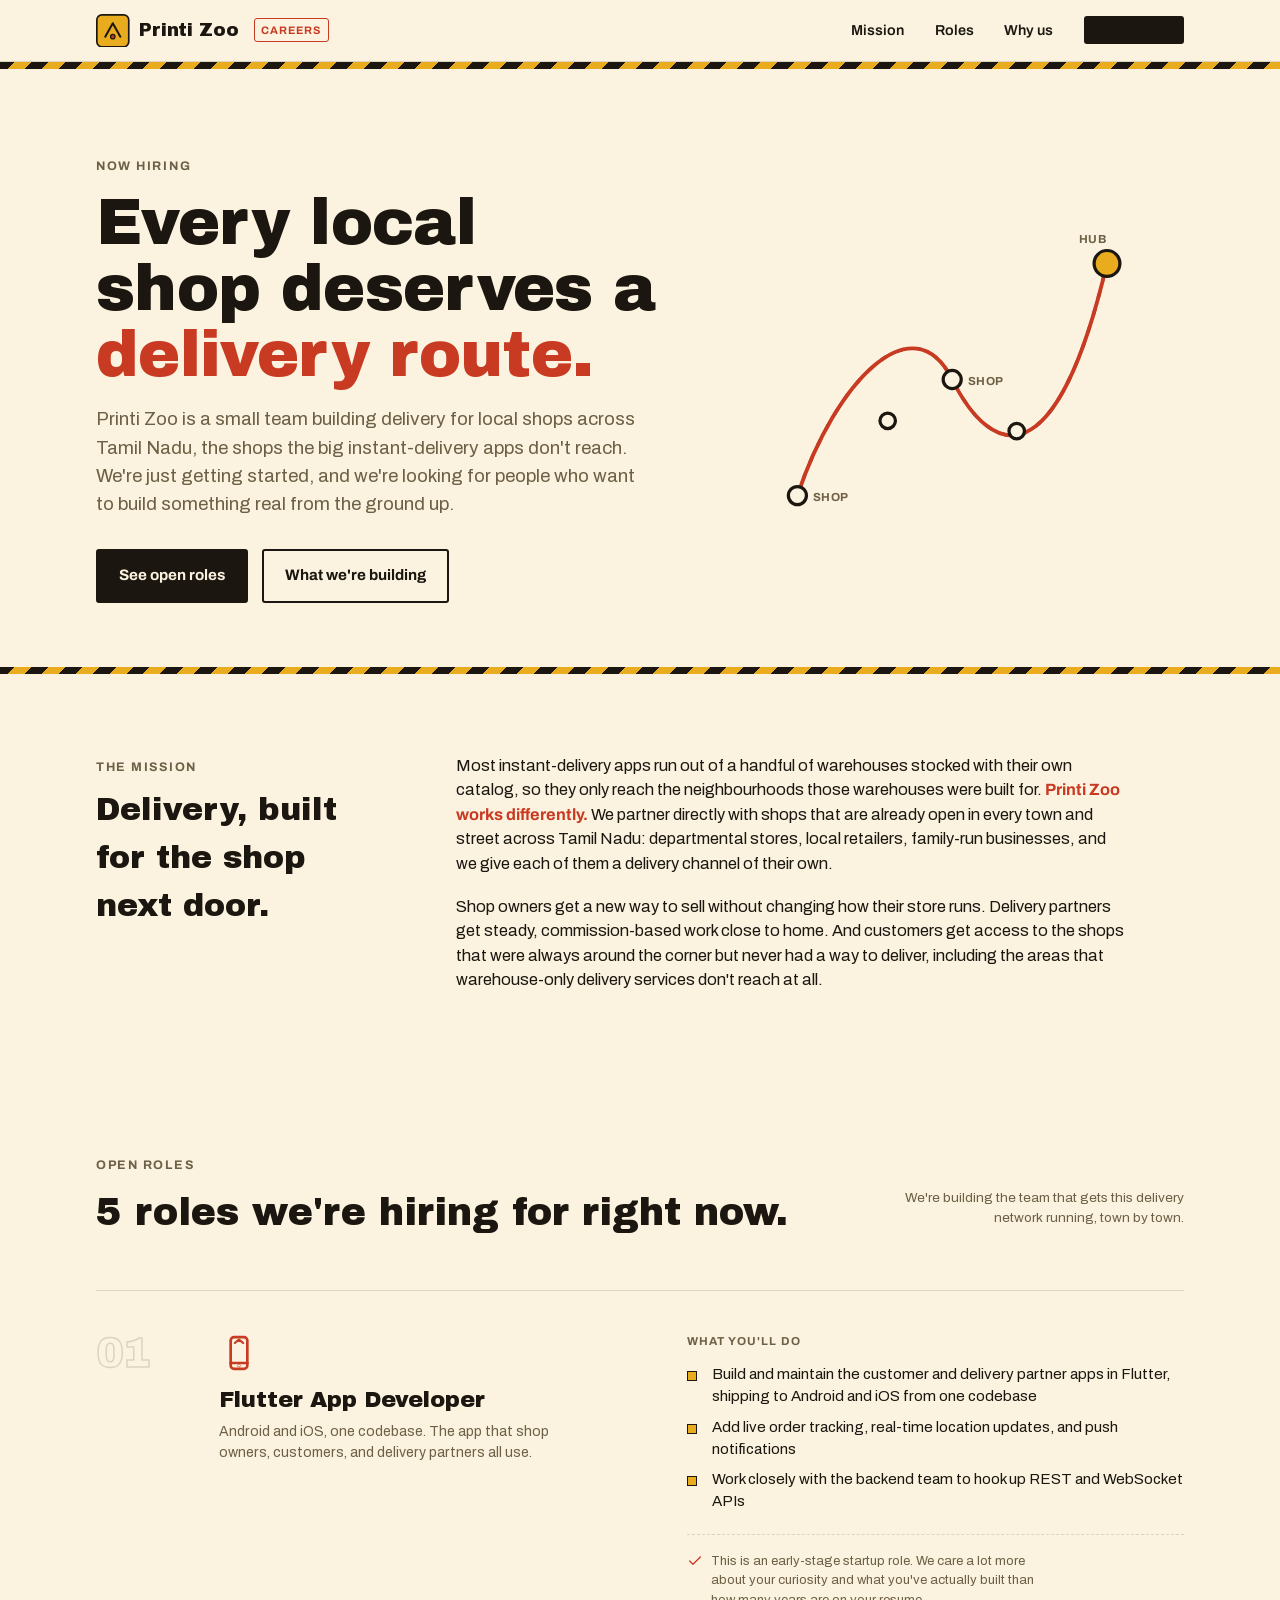
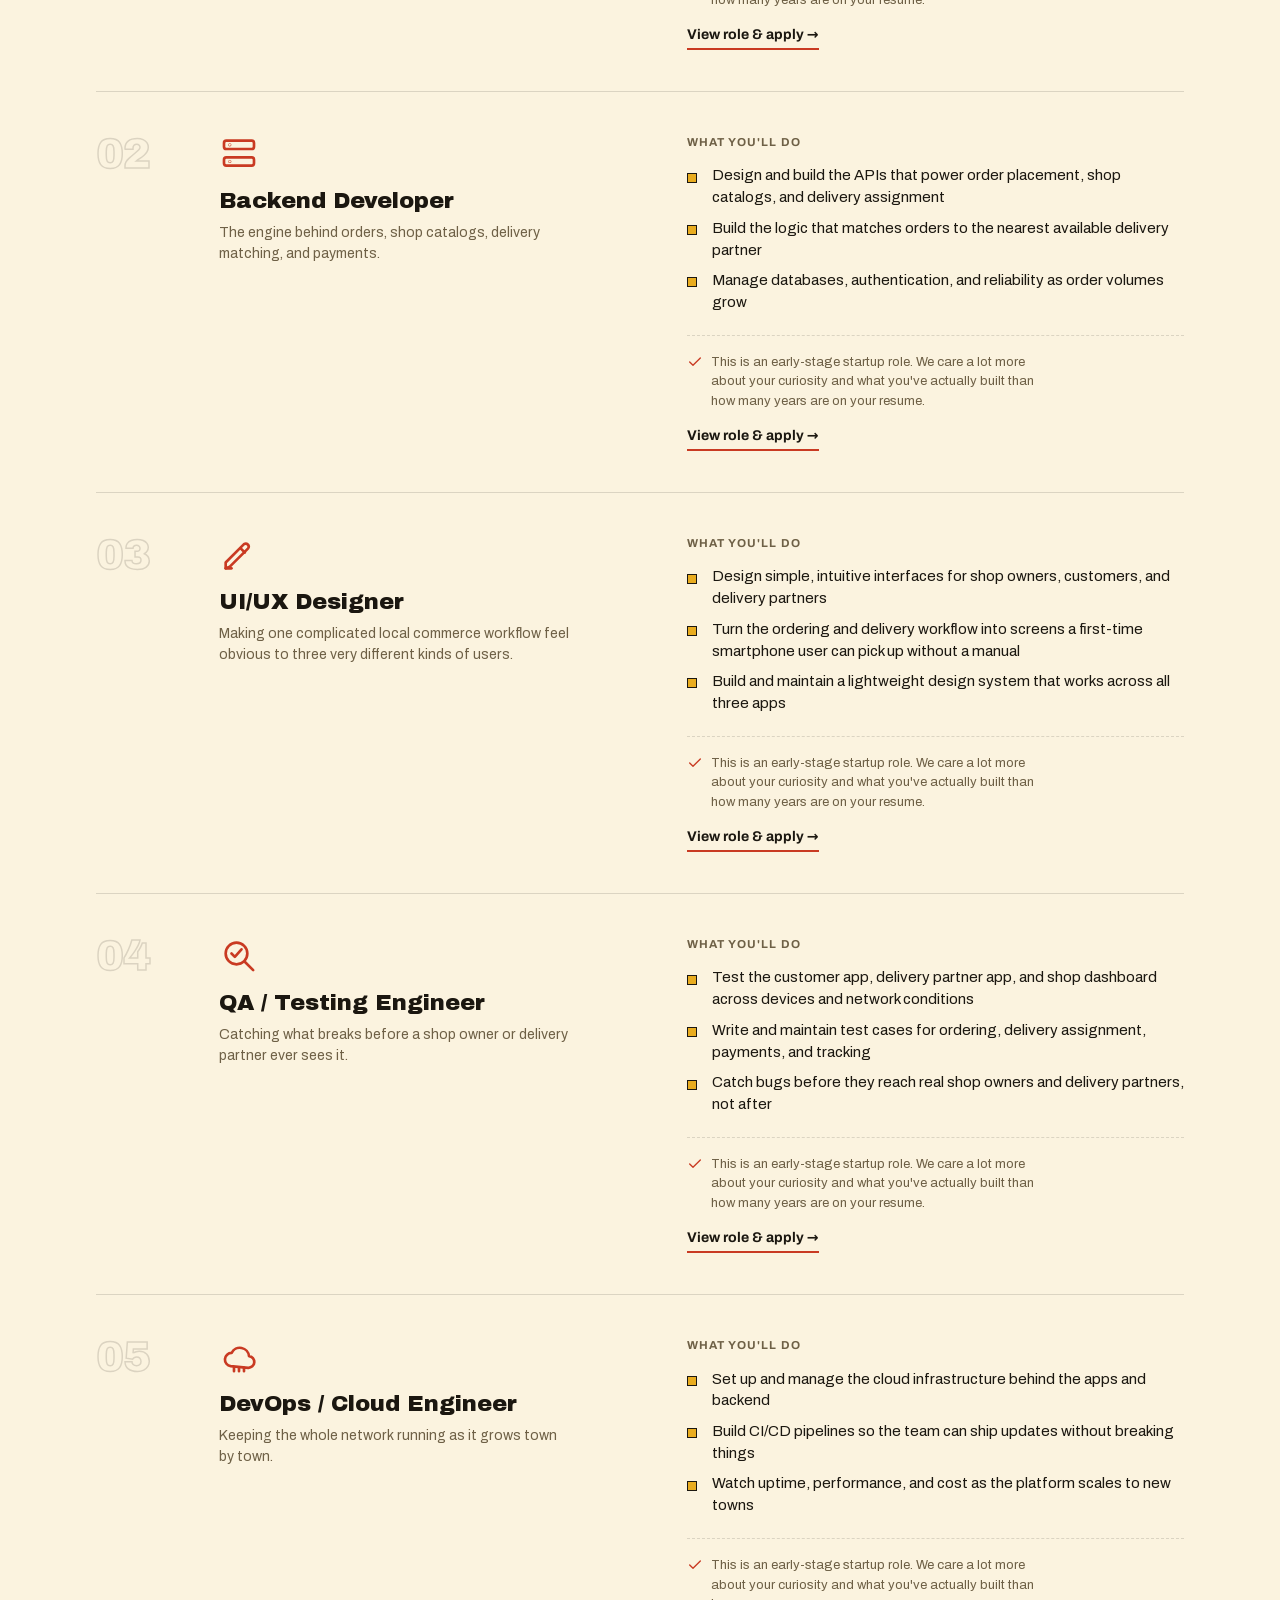
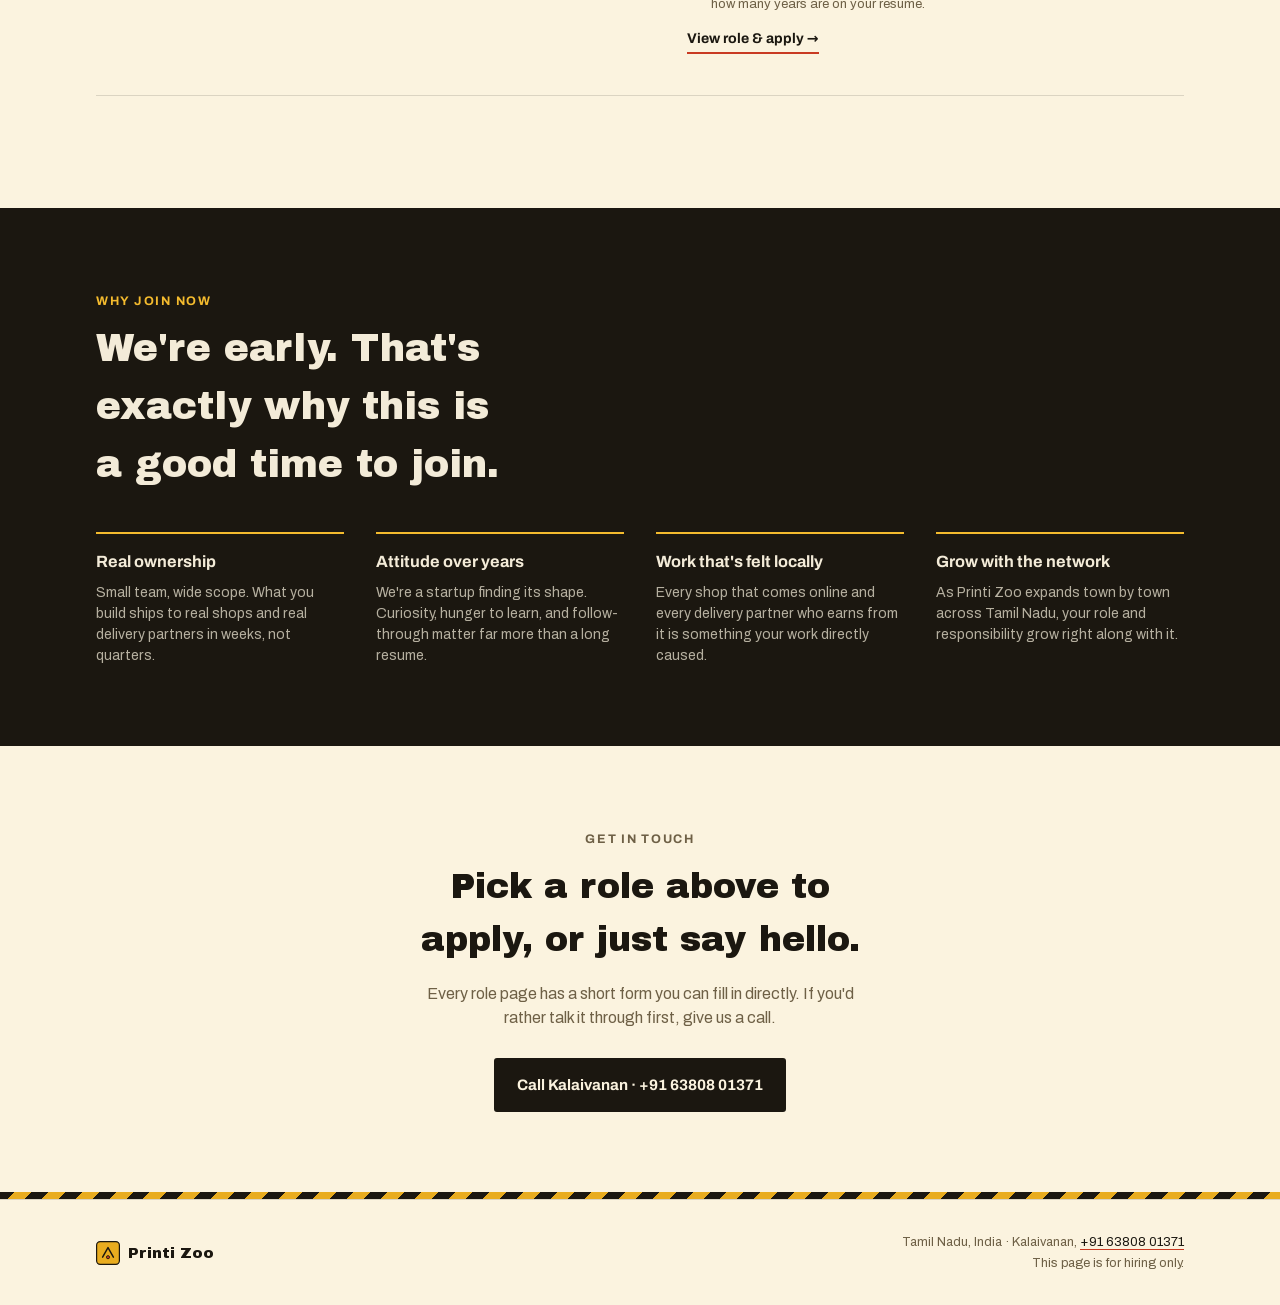
<file: index.html>
<!doctype html>
<html lang="en">
<head>
<meta charset="utf-8">
<meta name="viewport" content="width=device-width, initial-scale=1">
<title>Printi Zoo Careers</title>
<link rel="stylesheet" href="assets/fonts.css">
<link rel="stylesheet" href="assets/style.css">
</head>
<body>

<header class="site">
  <div class="wrap nav">
    <a class="brand" href="index.html" aria-label="Printi Zoo home">
      <svg class="brand-mark" viewBox="0 0 40 40" fill="none" xmlns="http://www.w3.org/2000/svg" aria-hidden="true">
        <rect x="1" y="1" width="38" height="38" rx="6" fill="var(--yellow)" stroke="var(--ink)" stroke-width="2"/>
        <path d="M11 27 L20 11 L29 27" stroke="var(--ink)" stroke-width="2.4" fill="none" stroke-linecap="round" stroke-linejoin="round"/>
        <circle cx="20" cy="27" r="2.6" fill="var(--red)" stroke="var(--ink)" stroke-width="1.5"/>
      </svg>
      <span class="brand-word">Printi Zoo</span>
      <span class="brand-tag">Careers</span>
    </a>
    <button class="nav-toggle" type="button" aria-expanded="false" aria-controls="nav-panel" aria-label="Toggle menu">
      <svg class="icon-open" viewBox="0 0 24 24" fill="none" stroke="currentColor" stroke-width="2" stroke-linecap="round"><line x1="3" y1="6" x2="21" y2="6"/><line x1="3" y1="12" x2="21" y2="12"/><line x1="3" y1="18" x2="21" y2="18"/></svg>
      <svg class="icon-close" viewBox="0 0 24 24" fill="none" stroke="currentColor" stroke-width="2" stroke-linecap="round"><line x1="6" y1="6" x2="18" y2="18"/><line x1="18" y1="6" x2="6" y2="18"/></svg>
    </button>
    <nav class="links" id="nav-panel">
      <a href="index.html#mission">Mission</a>
      <a href="index.html#roles">Roles</a>
      <a href="index.html#why">Why us</a>
      <a class="nav-cta" href="#roles">See open roles</a>
    </nav>
  </div>
</header>

<div class="stripe" role="presentation"></div>

<main id="top">
  <section class="hero">
    <div class="wrap hero-grid">
      <div>
        <span class="eyebrow">Now hiring</span>
        <h1 class="headline">Every local shop deserves a <span class="hl">delivery route.</span></h1>
        <p class="hero-sub">Printi Zoo is a small team building delivery for local shops across Tamil Nadu, the shops the big instant-delivery apps don't reach. We're just getting started, and we're looking for people who want to build something real from the ground up.</p>
        <div class="hero-ctas">
          <a class="btn btn-primary" href="#roles">See open roles</a>
          <a class="btn btn-ghost" href="#mission">What we're building</a>
        </div>
      </div>
      <div class="route-wrap">
        <svg class="route-svg" viewBox="0 0 360 300" xmlns="http://www.w3.org/2000/svg" role="img" aria-label="Illustration of a delivery route connecting a central hub to five local shops">
          <path class="route-line" d="M60 240 C 90 150, 150 90, 180 150 S 260 230, 300 60" />
          <path class="route-path" d="M60 240 C 90 150, 150 90, 180 150 S 260 230, 300 60" />
          <circle class="route-stop" cx="60" cy="240" r="7"/>
          <text class="route-label" x="72" y="244">Shop</text>
          <circle class="route-stop" cx="180" cy="150" r="7"/>
          <text class="route-label" x="192" y="154">Shop</text>
          <circle class="route-stop" cx="130" cy="182" r="6"/>
          <circle class="route-stop" cx="230" cy="190" r="6"/>
          <circle class="route-stop-hub" cx="300" cy="60" r="10"/>
          <text class="route-label" x="278" y="44">Hub</text>
        </svg>
      </div>
    </div>
  </section>

  <div class="stripe" role="presentation"></div>

  <section class="about" id="mission">
    <div class="wrap about-grid">
      <div class="about-head">
        <span class="eyebrow">The mission</span>
        <h2>Delivery, built for the shop next door.</h2>
      </div>
      <div class="about-body">
        <p>Most instant-delivery apps run out of a handful of warehouses stocked with their own catalog, so they only reach the neighbourhoods those warehouses were built for. <strong>Printi Zoo works differently.</strong> We partner directly with shops that are already open in every town and street across Tamil Nadu: departmental stores, local retailers, family-run businesses, and we give each of them a delivery channel of their own.</p>
        <p>Shop owners get a new way to sell without changing how their store runs. Delivery partners get steady, commission-based work close to home. And customers get access to the shops that were always around the corner but never had a way to deliver, including the areas that warehouse-only delivery services don't reach at all.</p>
      </div>
    </div>
  </section>

  <section class="roles" id="roles">
    <div class="wrap">
      <div class="roles-head">
        <div>
          <span class="eyebrow">Open roles</span>
          <h2>5 roles we're hiring for right now.</h2>
        </div>
        <p class="roles-count">We're building the team that gets this delivery network running, town by town.</p>
      </div>

      <article class="role">
  <div class="role-num">01</div>
  <div class="role-intro">
    <div class="role-icon" aria-hidden="true">
      <svg viewBox="0 0 24 24" fill="none" stroke="currentColor" stroke-width="1.6" stroke-linecap="round" stroke-linejoin="round">
        <rect x="7" y="2.5" width="10" height="19" rx="2"/>
        <line x1="7" y1="18" x2="17" y2="18"/>
        <circle cx="12" cy="19.6" r="0.15"/>
        <path d="M9.5 6 L12 4 L14.5 6" stroke-width="1.3"/>
      </svg>
    </div>
    <h3 class="role-title">Flutter App Developer</h3>
    <p class="role-kicker">Android and iOS, one codebase. The app that shop owners, customers, and delivery partners all use.</p>
  </div>
  <div class="role-body">
    <h3>What you'll do</h3>
    <ul class="role-list">
      <li>Build and maintain the customer and delivery partner apps in Flutter, shipping to Android and iOS from one codebase</li>
      <li>Add live order tracking, real-time location updates, and push notifications</li>
      <li>Work closely with the backend team to hook up REST and WebSocket APIs</li>
    </ul>
    <div class="role-foot">
      <p class="role-badge">
        <svg viewBox="0 0 24 24" fill="none" stroke="currentColor" stroke-width="2" stroke-linecap="round" stroke-linejoin="round"><path d="M20 6 9 17l-5-5"/></svg>
        This is an early-stage startup role. We care a lot more about your curiosity and what you've actually built than how many years are on your resume.
      </p>
      <a class="role-apply" href="roles/flutter-app-developer.html">View role &amp; apply &rarr;</a>
    </div>
  </div>
</article>

      <article class="role">
  <div class="role-num">02</div>
  <div class="role-intro">
    <div class="role-icon" aria-hidden="true">
      <svg viewBox="0 0 24 24" fill="none" stroke="currentColor" stroke-width="1.6" stroke-linecap="round" stroke-linejoin="round">
        <rect x="3" y="4" width="18" height="5" rx="1.4"/>
        <rect x="3" y="14" width="18" height="5" rx="1.4"/>
        <circle cx="6.5" cy="6.5" r="0.15"/>
        <circle cx="6.5" cy="16.5" r="0.15"/>
      </svg>
    </div>
    <h3 class="role-title">Backend Developer</h3>
    <p class="role-kicker">The engine behind orders, shop catalogs, delivery matching, and payments.</p>
  </div>
  <div class="role-body">
    <h3>What you'll do</h3>
    <ul class="role-list">
      <li>Design and build the APIs that power order placement, shop catalogs, and delivery assignment</li>
      <li>Build the logic that matches orders to the nearest available delivery partner</li>
      <li>Manage databases, authentication, and reliability as order volumes grow</li>
    </ul>
    <div class="role-foot">
      <p class="role-badge">
        <svg viewBox="0 0 24 24" fill="none" stroke="currentColor" stroke-width="2" stroke-linecap="round" stroke-linejoin="round"><path d="M20 6 9 17l-5-5"/></svg>
        This is an early-stage startup role. We care a lot more about your curiosity and what you've actually built than how many years are on your resume.
      </p>
      <a class="role-apply" href="roles/backend-developer.html">View role &amp; apply &rarr;</a>
    </div>
  </div>
</article>

      <article class="role">
  <div class="role-num">03</div>
  <div class="role-intro">
    <div class="role-icon" aria-hidden="true">
      <svg viewBox="0 0 24 24" fill="none" stroke="currentColor" stroke-width="1.6" stroke-linecap="round" stroke-linejoin="round">
        <path d="M4 20 L4 16.5 L15 5.5 a1.8 1.8 0 0 1 2.5 2.5 L6.5 19 Z"/>
        <path d="M13 8 L15.5 10.5"/>
        <line x1="4" y1="20" x2="7.5" y2="20"/>
      </svg>
    </div>
    <h3 class="role-title">UI/UX Designer</h3>
    <p class="role-kicker">Making one complicated local commerce workflow feel obvious to three very different kinds of users.</p>
  </div>
  <div class="role-body">
    <h3>What you'll do</h3>
    <ul class="role-list">
      <li>Design simple, intuitive interfaces for shop owners, customers, and delivery partners</li>
      <li>Turn the ordering and delivery workflow into screens a first-time smartphone user can pick up without a manual</li>
      <li>Build and maintain a lightweight design system that works across all three apps</li>
    </ul>
    <div class="role-foot">
      <p class="role-badge">
        <svg viewBox="0 0 24 24" fill="none" stroke="currentColor" stroke-width="2" stroke-linecap="round" stroke-linejoin="round"><path d="M20 6 9 17l-5-5"/></svg>
        This is an early-stage startup role. We care a lot more about your curiosity and what you've actually built than how many years are on your resume.
      </p>
      <a class="role-apply" href="roles/ui-ux-designer.html">View role &amp; apply &rarr;</a>
    </div>
  </div>
</article>

      <article class="role">
  <div class="role-num">04</div>
  <div class="role-intro">
    <div class="role-icon" aria-hidden="true">
      <svg viewBox="0 0 24 24" fill="none" stroke="currentColor" stroke-width="1.6" stroke-linecap="round" stroke-linejoin="round">
        <circle cx="10.5" cy="10.5" r="6.5"/>
        <line x1="15.3" y1="15.3" x2="20.5" y2="20.5"/>
        <path d="M7.5 10.5 L9.5 12.5 L13.5 8"/>
      </svg>
    </div>
    <h3 class="role-title">QA / Testing Engineer</h3>
    <p class="role-kicker">Catching what breaks before a shop owner or delivery partner ever sees it.</p>
  </div>
  <div class="role-body">
    <h3>What you'll do</h3>
    <ul class="role-list">
      <li>Test the customer app, delivery partner app, and shop dashboard across devices and network conditions</li>
      <li>Write and maintain test cases for ordering, delivery assignment, payments, and tracking</li>
      <li>Catch bugs before they reach real shop owners and delivery partners, not after</li>
    </ul>
    <div class="role-foot">
      <p class="role-badge">
        <svg viewBox="0 0 24 24" fill="none" stroke="currentColor" stroke-width="2" stroke-linecap="round" stroke-linejoin="round"><path d="M20 6 9 17l-5-5"/></svg>
        This is an early-stage startup role. We care a lot more about your curiosity and what you've actually built than how many years are on your resume.
      </p>
      <a class="role-apply" href="roles/qa-testing-engineer.html">View role &amp; apply &rarr;</a>
    </div>
  </div>
</article>

      <article class="role">
  <div class="role-num">05</div>
  <div class="role-intro">
    <div class="role-icon" aria-hidden="true">
      <svg viewBox="0 0 24 24" fill="none" stroke="currentColor" stroke-width="1.6" stroke-linecap="round" stroke-linejoin="round">
        <path d="M7 17.5 a4 4 0 0 1 0.6 -7.96 A5.5 5.5 0 0 1 18 11.5 a3.5 3.5 0 0 1 -0.5 6.98 Z"/>
        <path d="M9 20.5 L9 18.5 M12 20.5 L12 18.5 M15 20.5 L15 18.5"/>
      </svg>
    </div>
    <h3 class="role-title">DevOps / Cloud Engineer</h3>
    <p class="role-kicker">Keeping the whole network running as it grows town by town.</p>
  </div>
  <div class="role-body">
    <h3>What you'll do</h3>
    <ul class="role-list">
      <li>Set up and manage the cloud infrastructure behind the apps and backend</li>
      <li>Build CI/CD pipelines so the team can ship updates without breaking things</li>
      <li>Watch uptime, performance, and cost as the platform scales to new towns</li>
    </ul>
    <div class="role-foot">
      <p class="role-badge">
        <svg viewBox="0 0 24 24" fill="none" stroke="currentColor" stroke-width="2" stroke-linecap="round" stroke-linejoin="round"><path d="M20 6 9 17l-5-5"/></svg>
        This is an early-stage startup role. We care a lot more about your curiosity and what you've actually built than how many years are on your resume.
      </p>
      <a class="role-apply" href="roles/devops-cloud-engineer.html">View role &amp; apply &rarr;</a>
    </div>
  </div>
</article>

    </div>
  </section>

  <section class="why" id="why">
    <div class="wrap">
      <span class="eyebrow">Why join now</span>
      <h2>We're early. That's exactly why this is a good time to join.</h2>
      <div class="why-grid">
        <div class="why-item">
          <h3>Real ownership</h3>
          <p>Small team, wide scope. What you build ships to real shops and real delivery partners in weeks, not quarters.</p>
        </div>
        <div class="why-item">
          <h3>Attitude over years</h3>
          <p>We're a startup finding its shape. Curiosity, hunger to learn, and follow-through matter far more than a long resume.</p>
        </div>
        <div class="why-item">
          <h3>Work that's felt locally</h3>
          <p>Every shop that comes online and every delivery partner who earns from it is something your work directly caused.</p>
        </div>
        <div class="why-item">
          <h3>Grow with the network</h3>
          <p>As Printi Zoo expands town by town across Tamil Nadu, your role and responsibility grow right along with it.</p>
        </div>
      </div>
    </div>
  </section>

  <section class="contact" id="contact">
    <div class="wrap">
      <span class="eyebrow">Get in touch</span>
      <h2>Pick a role above to apply, or just say hello.</h2>
      <p>Every role page has a short form you can fill in directly. If you'd rather talk it through first, give us a call.</p>
      <div class="hero-ctas">
        <a class="btn btn-primary" href="tel:+916380801371">Call Kalaivanan &middot; +91 63808 01371</a>
      </div>
    </div>
  </section>
</main>

<div class="stripe" role="presentation"></div>

<footer class="site">
  <div class="wrap foot-grid">
    <div class="foot-brand">
      <svg class="brand-mark" viewBox="0 0 40 40" fill="none" xmlns="http://www.w3.org/2000/svg" aria-hidden="true">
        <rect x="1" y="1" width="38" height="38" rx="6" fill="var(--yellow)" stroke="var(--ink)" stroke-width="2"/>
        <path d="M11 27 L20 11 L29 27" stroke="var(--ink)" stroke-width="2.4" fill="none" stroke-linecap="round" stroke-linejoin="round"/>
        <circle cx="20" cy="27" r="2.6" fill="var(--red)" stroke="var(--ink)" stroke-width="1.5"/>
      </svg>
      <span>Printi Zoo</span>
    </div>
    <div class="foot-meta">Tamil Nadu, India &middot; Kalaivanan, <a href="tel:+916380801371">+91 63808 01371</a><br>This page is for hiring only.</div>
  </div>
</footer>

<script src="assets/site.js"></script>
</body>
</html>
</file>
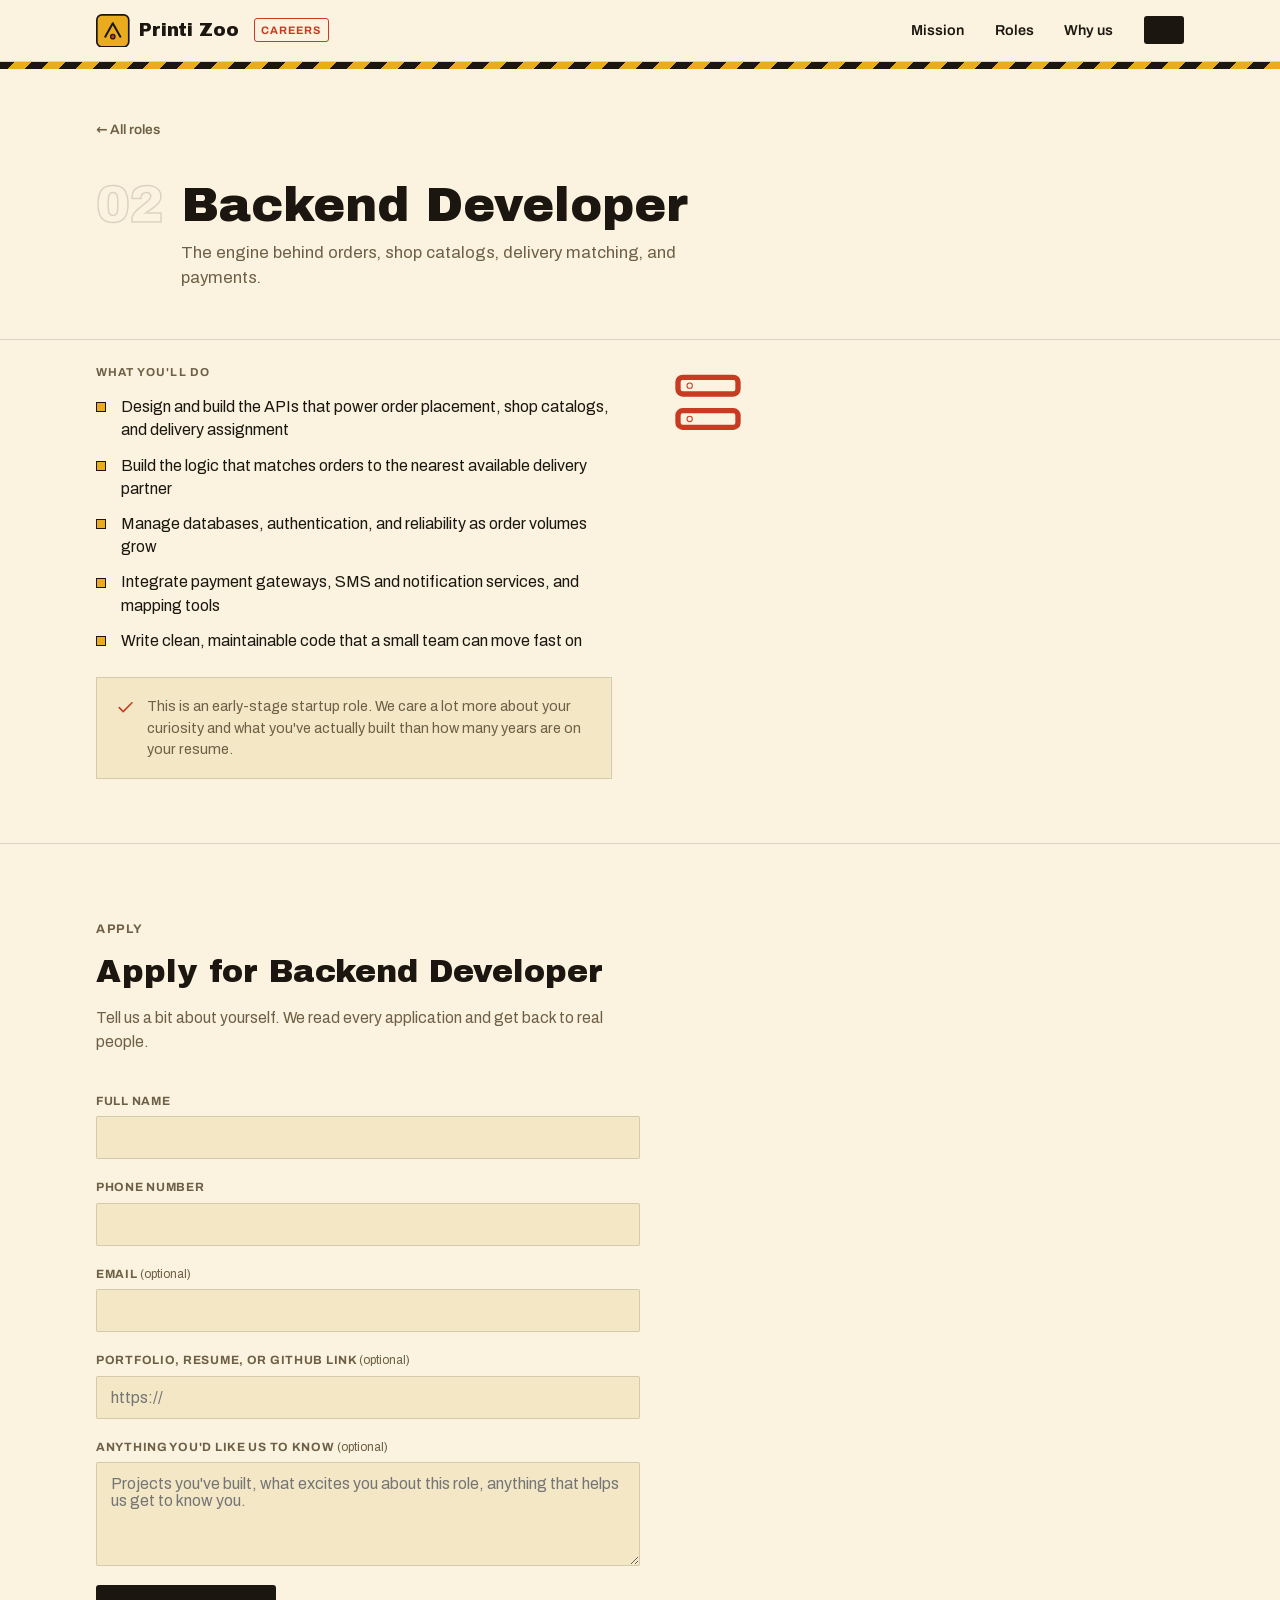
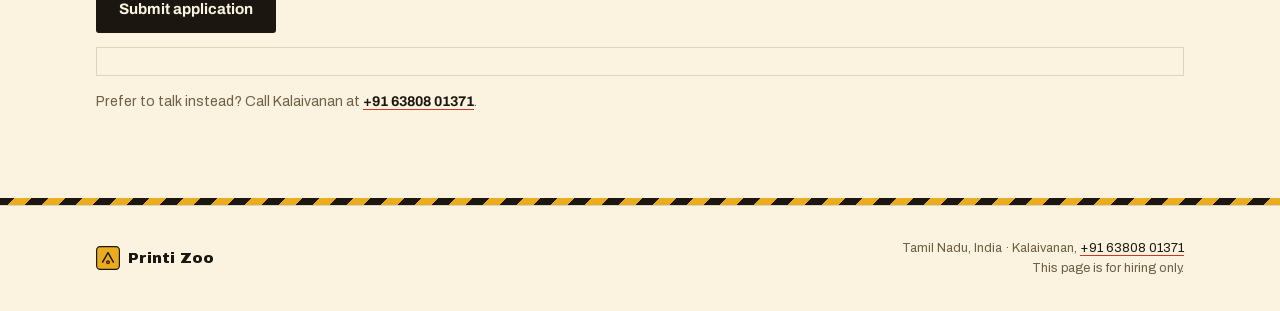
<file: roles/backend-developer.html>
<!doctype html>
<html lang="en">
<head>
<meta charset="utf-8">
<meta name="viewport" content="width=device-width, initial-scale=1">
<title>Backend Developer at Printi Zoo</title>
<link rel="stylesheet" href="../assets/fonts.css">
<link rel="stylesheet" href="../assets/style.css">
</head>
<body>

<header class="site">
  <div class="wrap nav">
    <a class="brand" href="../index.html" aria-label="Printi Zoo home">
      <svg class="brand-mark" viewBox="0 0 40 40" fill="none" xmlns="http://www.w3.org/2000/svg" aria-hidden="true">
        <rect x="1" y="1" width="38" height="38" rx="6" fill="var(--yellow)" stroke="var(--ink)" stroke-width="2"/>
        <path d="M11 27 L20 11 L29 27" stroke="var(--ink)" stroke-width="2.4" fill="none" stroke-linecap="round" stroke-linejoin="round"/>
        <circle cx="20" cy="27" r="2.6" fill="var(--red)" stroke="var(--ink)" stroke-width="1.5"/>
      </svg>
      <span class="brand-word">Printi Zoo</span>
      <span class="brand-tag">Careers</span>
    </a>
    <button class="nav-toggle" type="button" aria-expanded="false" aria-controls="nav-panel" aria-label="Toggle menu">
      <svg class="icon-open" viewBox="0 0 24 24" fill="none" stroke="currentColor" stroke-width="2" stroke-linecap="round"><line x1="3" y1="6" x2="21" y2="6"/><line x1="3" y1="12" x2="21" y2="12"/><line x1="3" y1="18" x2="21" y2="18"/></svg>
      <svg class="icon-close" viewBox="0 0 24 24" fill="none" stroke="currentColor" stroke-width="2" stroke-linecap="round"><line x1="6" y1="6" x2="18" y2="18"/><line x1="18" y1="6" x2="6" y2="18"/></svg>
    </button>
    <nav class="links" id="nav-panel">
      <a href="../index.html#mission">Mission</a>
      <a href="../index.html#roles">Roles</a>
      <a href="../index.html#why">Why us</a>
      <a class="nav-cta" href="#apply">Apply</a>
    </nav>
  </div>
</header>

<div class="stripe" role="presentation"></div>

<main>
  <section class="role-detail-hero">
    <div class="wrap">
      <a class="back-link" href="../index.html#roles">&larr; All roles</a>
      <div class="role-detail-top">
        <div class="role-num">02</div>
        <div class="role-detail-title">
          <h1>Backend Developer</h1>
          <p class="role-kicker">The engine behind orders, shop catalogs, delivery matching, and payments.</p>
        </div>
      </div>
    </div>
  </section>

  <section class="role-detail-body">
    <div class="wrap role-detail-grid">
      <div>
        <h3 style="font-size:0.72rem;font-weight:700;letter-spacing:0.1em;text-transform:uppercase;color:var(--ink-soft);margin:0 0 0.9rem;">What you'll do</h3>
        <ul class="role-list">
          <li>Design and build the APIs that power order placement, shop catalogs, and delivery assignment</li>
          <li>Build the logic that matches orders to the nearest available delivery partner</li>
          <li>Manage databases, authentication, and reliability as order volumes grow</li>
          <li>Integrate payment gateways, SMS and notification services, and mapping tools</li>
          <li>Write clean, maintainable code that a small team can move fast on</li>
        </ul>
        <div class="role-detail-badge">
          <svg viewBox="0 0 24 24" fill="none" stroke="currentColor" stroke-width="2" stroke-linecap="round" stroke-linejoin="round"><path d="M20 6 9 17l-5-5"/></svg>
          <p>This is an early-stage startup role. We care a lot more about your curiosity and what you've actually built than how many years are on your resume.</p>
        </div>
      </div>
      <div class="role-detail-icon" aria-hidden="true">
        <svg viewBox="0 0 24 24" fill="none" stroke="currentColor" stroke-width="1.6" stroke-linecap="round" stroke-linejoin="round">
        <rect x="3" y="4" width="18" height="5" rx="1.4"/>
        <rect x="3" y="14" width="18" height="5" rx="1.4"/>
        <circle cx="6.5" cy="6.5" r="0.15"/>
        <circle cx="6.5" cy="16.5" r="0.15"/>
      </svg>
      </div>
    </div>
  </section>

  <section class="apply-section" id="apply">
    <div class="wrap">
      <div class="apply-head">
        <span class="eyebrow">Apply</span>
        <h2>Apply for Backend Developer</h2>
        <p>Tell us a bit about yourself. We read every application and get back to real people.</p>
      </div>

      <div class="apply-form-wrap">
        <form class="apply-form" data-apply-form="backend-developer">
          <div class="field">
            <label for="name-backend-developer">Full name</label>
            <input type="text" id="name-backend-developer" name="name" required autocomplete="name">
          </div>
          <div class="field">
            <label for="phone-backend-developer">Phone number</label>
            <input type="tel" id="phone-backend-developer" name="phone" required autocomplete="tel">
          </div>
          <div class="field">
            <label for="email-backend-developer">Email <span class="optional">(optional)</span></label>
            <input type="email" id="email-backend-developer" name="email" autocomplete="email">
          </div>
          <div class="field">
            <label for="portfolio-backend-developer">Portfolio, resume, or GitHub link <span class="optional">(optional)</span></label>
            <input type="url" id="portfolio-backend-developer" name="portfolio" placeholder="https://">
          </div>
          <div class="field">
            <label for="message-backend-developer">Anything you'd like us to know <span class="optional">(optional)</span></label>
            <textarea id="message-backend-developer" name="message" placeholder="Projects you've built, what excites you about this role, anything that helps us get to know you."></textarea>
          </div>
          <div class="apply-actions">
            <button type="submit" class="btn btn-primary">Submit application</button>
          </div>
        </form>
        <p class="form-status" data-form-status role="status" aria-live="polite" hidden></p>
      </div>

      <p class="apply-alt">Prefer to talk instead? Call Kalaivanan at <a href="tel:+916380801371">+91 63808 01371</a>.</p>
    </div>
  </section>
</main>

<div class="stripe" role="presentation"></div>

<footer class="site">
  <div class="wrap foot-grid">
    <div class="foot-brand">
      <svg class="brand-mark" viewBox="0 0 40 40" fill="none" xmlns="http://www.w3.org/2000/svg" aria-hidden="true">
        <rect x="1" y="1" width="38" height="38" rx="6" fill="var(--yellow)" stroke="var(--ink)" stroke-width="2"/>
        <path d="M11 27 L20 11 L29 27" stroke="var(--ink)" stroke-width="2.4" fill="none" stroke-linecap="round" stroke-linejoin="round"/>
        <circle cx="20" cy="27" r="2.6" fill="var(--red)" stroke="var(--ink)" stroke-width="1.5"/>
      </svg>
      <span>Printi Zoo</span>
    </div>
    <div class="foot-meta">Tamil Nadu, India &middot; Kalaivanan, <a href="tel:+916380801371">+91 63808 01371</a><br>This page is for hiring only.</div>
  </div>
</footer>

<script src="../assets/site.js"></script>
</body>
</html>
</file>
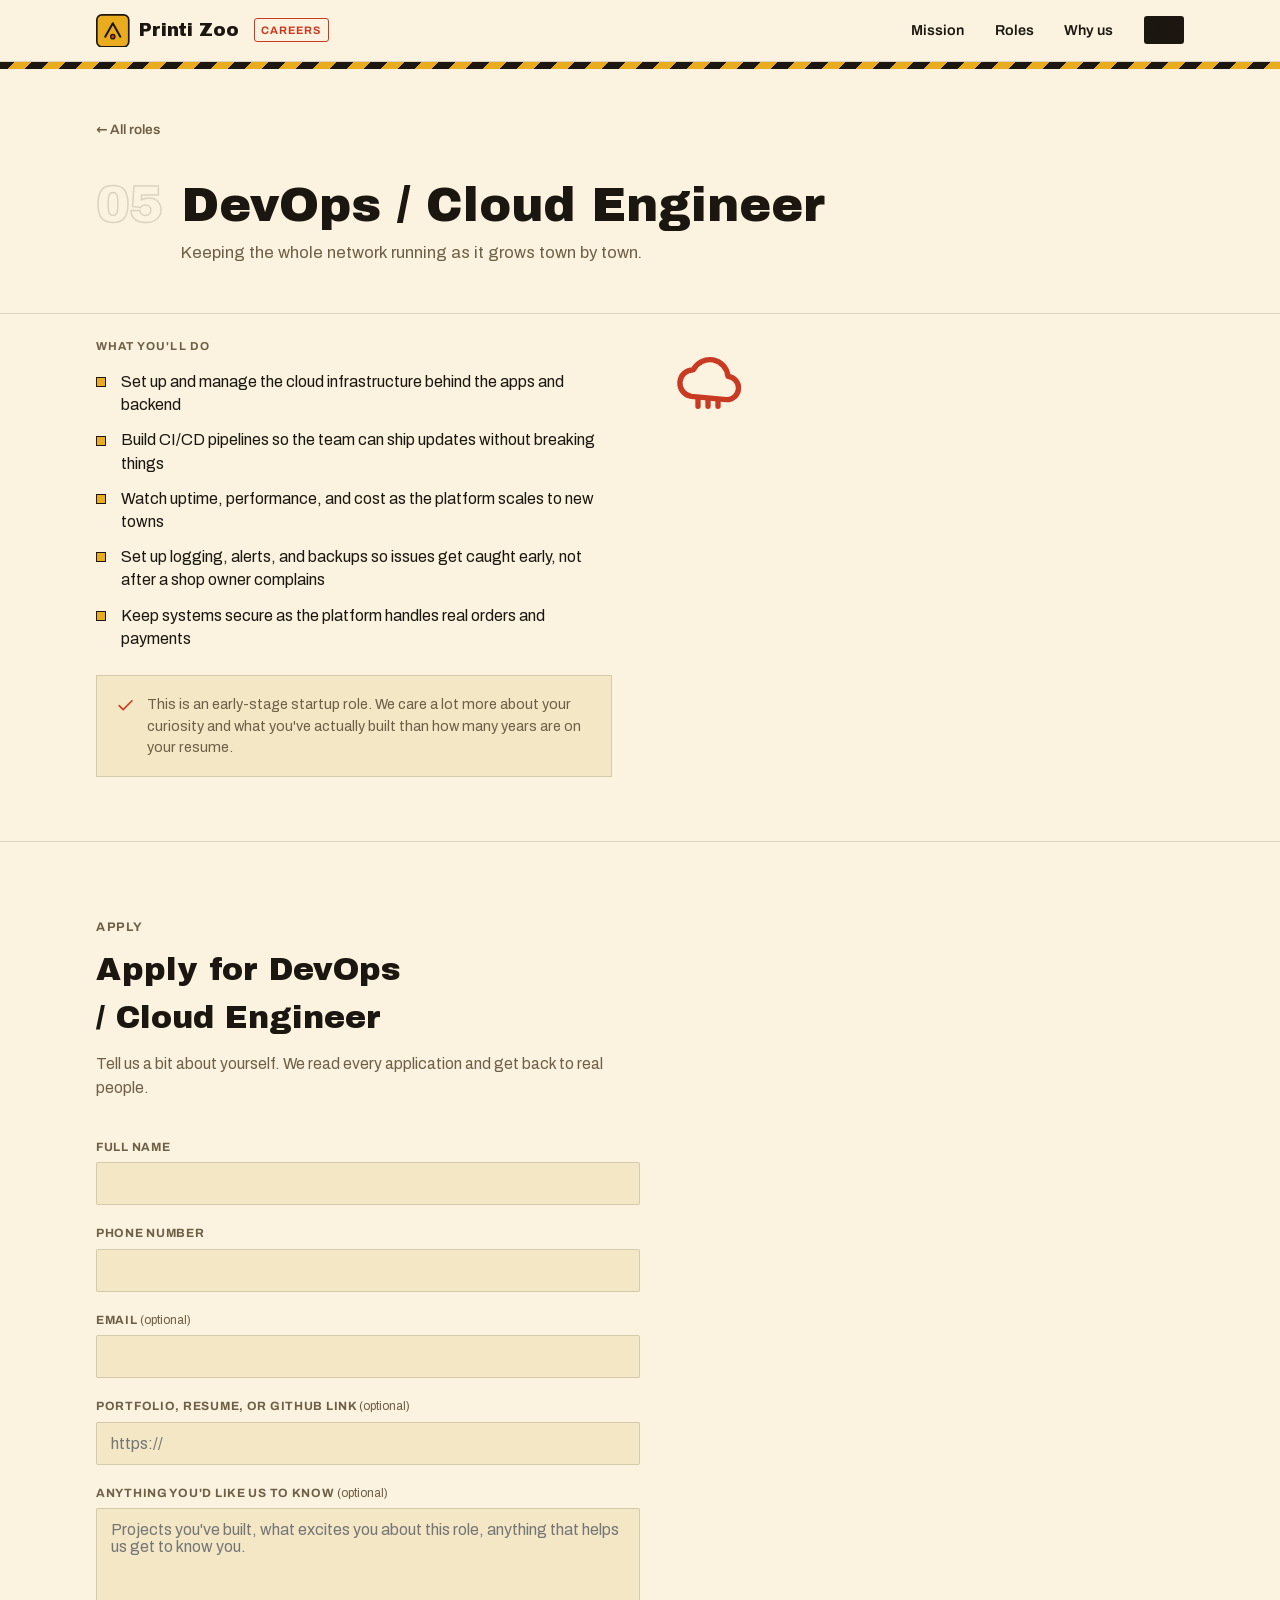
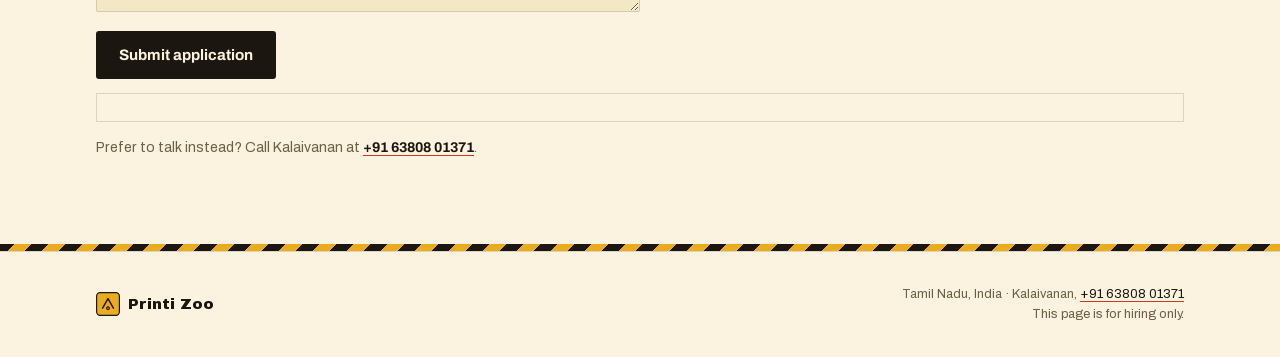
<file: roles/devops-cloud-engineer.html>
<!doctype html>
<html lang="en">
<head>
<meta charset="utf-8">
<meta name="viewport" content="width=device-width, initial-scale=1">
<title>DevOps / Cloud Engineer at Printi Zoo</title>
<link rel="stylesheet" href="../assets/fonts.css">
<link rel="stylesheet" href="../assets/style.css">
</head>
<body>

<header class="site">
  <div class="wrap nav">
    <a class="brand" href="../index.html" aria-label="Printi Zoo home">
      <svg class="brand-mark" viewBox="0 0 40 40" fill="none" xmlns="http://www.w3.org/2000/svg" aria-hidden="true">
        <rect x="1" y="1" width="38" height="38" rx="6" fill="var(--yellow)" stroke="var(--ink)" stroke-width="2"/>
        <path d="M11 27 L20 11 L29 27" stroke="var(--ink)" stroke-width="2.4" fill="none" stroke-linecap="round" stroke-linejoin="round"/>
        <circle cx="20" cy="27" r="2.6" fill="var(--red)" stroke="var(--ink)" stroke-width="1.5"/>
      </svg>
      <span class="brand-word">Printi Zoo</span>
      <span class="brand-tag">Careers</span>
    </a>
    <button class="nav-toggle" type="button" aria-expanded="false" aria-controls="nav-panel" aria-label="Toggle menu">
      <svg class="icon-open" viewBox="0 0 24 24" fill="none" stroke="currentColor" stroke-width="2" stroke-linecap="round"><line x1="3" y1="6" x2="21" y2="6"/><line x1="3" y1="12" x2="21" y2="12"/><line x1="3" y1="18" x2="21" y2="18"/></svg>
      <svg class="icon-close" viewBox="0 0 24 24" fill="none" stroke="currentColor" stroke-width="2" stroke-linecap="round"><line x1="6" y1="6" x2="18" y2="18"/><line x1="18" y1="6" x2="6" y2="18"/></svg>
    </button>
    <nav class="links" id="nav-panel">
      <a href="../index.html#mission">Mission</a>
      <a href="../index.html#roles">Roles</a>
      <a href="../index.html#why">Why us</a>
      <a class="nav-cta" href="#apply">Apply</a>
    </nav>
  </div>
</header>

<div class="stripe" role="presentation"></div>

<main>
  <section class="role-detail-hero">
    <div class="wrap">
      <a class="back-link" href="../index.html#roles">&larr; All roles</a>
      <div class="role-detail-top">
        <div class="role-num">05</div>
        <div class="role-detail-title">
          <h1>DevOps / Cloud Engineer</h1>
          <p class="role-kicker">Keeping the whole network running as it grows town by town.</p>
        </div>
      </div>
    </div>
  </section>

  <section class="role-detail-body">
    <div class="wrap role-detail-grid">
      <div>
        <h3 style="font-size:0.72rem;font-weight:700;letter-spacing:0.1em;text-transform:uppercase;color:var(--ink-soft);margin:0 0 0.9rem;">What you'll do</h3>
        <ul class="role-list">
          <li>Set up and manage the cloud infrastructure behind the apps and backend</li>
          <li>Build CI/CD pipelines so the team can ship updates without breaking things</li>
          <li>Watch uptime, performance, and cost as the platform scales to new towns</li>
          <li>Set up logging, alerts, and backups so issues get caught early, not after a shop owner complains</li>
          <li>Keep systems secure as the platform handles real orders and payments</li>
        </ul>
        <div class="role-detail-badge">
          <svg viewBox="0 0 24 24" fill="none" stroke="currentColor" stroke-width="2" stroke-linecap="round" stroke-linejoin="round"><path d="M20 6 9 17l-5-5"/></svg>
          <p>This is an early-stage startup role. We care a lot more about your curiosity and what you've actually built than how many years are on your resume.</p>
        </div>
      </div>
      <div class="role-detail-icon" aria-hidden="true">
        <svg viewBox="0 0 24 24" fill="none" stroke="currentColor" stroke-width="1.6" stroke-linecap="round" stroke-linejoin="round">
        <path d="M7 17.5 a4 4 0 0 1 0.6 -7.96 A5.5 5.5 0 0 1 18 11.5 a3.5 3.5 0 0 1 -0.5 6.98 Z"/>
        <path d="M9 20.5 L9 18.5 M12 20.5 L12 18.5 M15 20.5 L15 18.5"/>
      </svg>
      </div>
    </div>
  </section>

  <section class="apply-section" id="apply">
    <div class="wrap">
      <div class="apply-head">
        <span class="eyebrow">Apply</span>
        <h2>Apply for DevOps / Cloud Engineer</h2>
        <p>Tell us a bit about yourself. We read every application and get back to real people.</p>
      </div>

      <div class="apply-form-wrap">
        <form class="apply-form" data-apply-form="devops-cloud-engineer">
          <div class="field">
            <label for="name-devops-cloud-engineer">Full name</label>
            <input type="text" id="name-devops-cloud-engineer" name="name" required autocomplete="name">
          </div>
          <div class="field">
            <label for="phone-devops-cloud-engineer">Phone number</label>
            <input type="tel" id="phone-devops-cloud-engineer" name="phone" required autocomplete="tel">
          </div>
          <div class="field">
            <label for="email-devops-cloud-engineer">Email <span class="optional">(optional)</span></label>
            <input type="email" id="email-devops-cloud-engineer" name="email" autocomplete="email">
          </div>
          <div class="field">
            <label for="portfolio-devops-cloud-engineer">Portfolio, resume, or GitHub link <span class="optional">(optional)</span></label>
            <input type="url" id="portfolio-devops-cloud-engineer" name="portfolio" placeholder="https://">
          </div>
          <div class="field">
            <label for="message-devops-cloud-engineer">Anything you'd like us to know <span class="optional">(optional)</span></label>
            <textarea id="message-devops-cloud-engineer" name="message" placeholder="Projects you've built, what excites you about this role, anything that helps us get to know you."></textarea>
          </div>
          <div class="apply-actions">
            <button type="submit" class="btn btn-primary">Submit application</button>
          </div>
        </form>
        <p class="form-status" data-form-status role="status" aria-live="polite" hidden></p>
      </div>

      <p class="apply-alt">Prefer to talk instead? Call Kalaivanan at <a href="tel:+916380801371">+91 63808 01371</a>.</p>
    </div>
  </section>
</main>

<div class="stripe" role="presentation"></div>

<footer class="site">
  <div class="wrap foot-grid">
    <div class="foot-brand">
      <svg class="brand-mark" viewBox="0 0 40 40" fill="none" xmlns="http://www.w3.org/2000/svg" aria-hidden="true">
        <rect x="1" y="1" width="38" height="38" rx="6" fill="var(--yellow)" stroke="var(--ink)" stroke-width="2"/>
        <path d="M11 27 L20 11 L29 27" stroke="var(--ink)" stroke-width="2.4" fill="none" stroke-linecap="round" stroke-linejoin="round"/>
        <circle cx="20" cy="27" r="2.6" fill="var(--red)" stroke="var(--ink)" stroke-width="1.5"/>
      </svg>
      <span>Printi Zoo</span>
    </div>
    <div class="foot-meta">Tamil Nadu, India &middot; Kalaivanan, <a href="tel:+916380801371">+91 63808 01371</a><br>This page is for hiring only.</div>
  </div>
</footer>

<script src="../assets/site.js"></script>
</body>
</html>
</file>
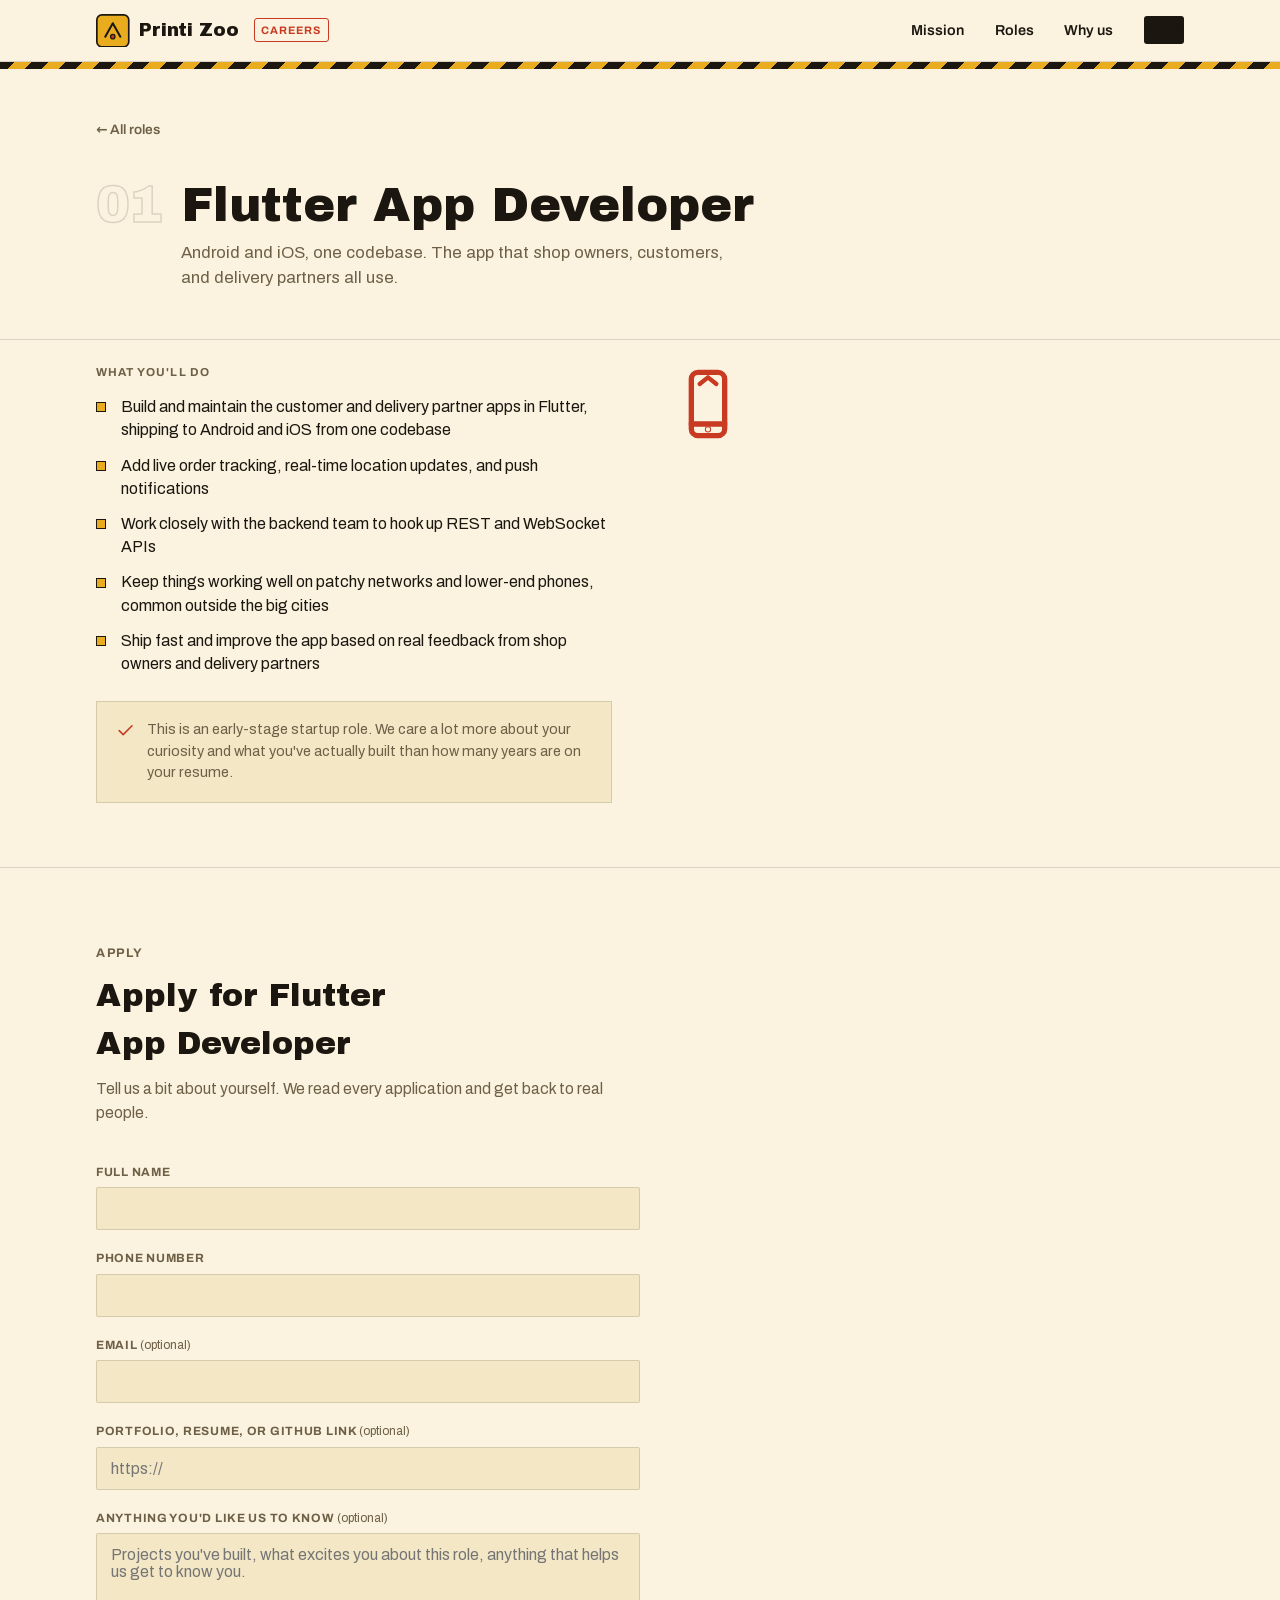
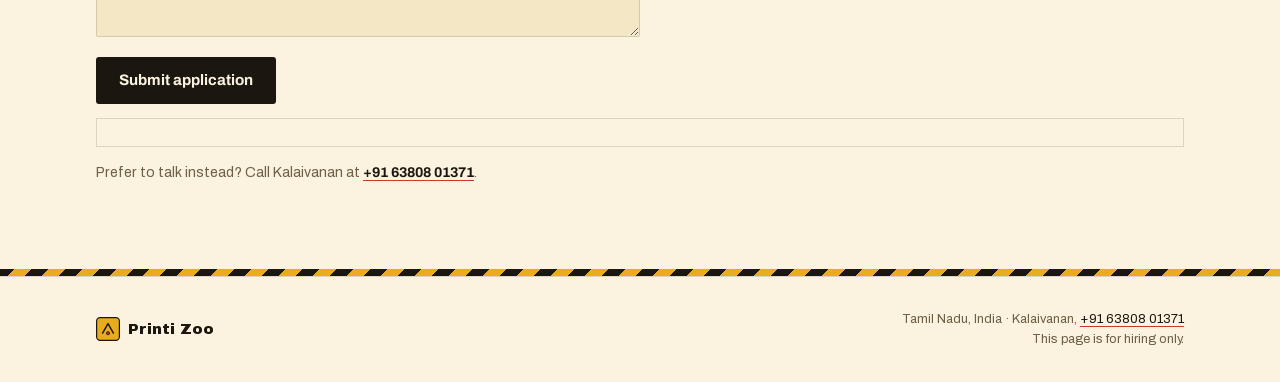
<file: roles/flutter-app-developer.html>
<!doctype html>
<html lang="en">
<head>
<meta charset="utf-8">
<meta name="viewport" content="width=device-width, initial-scale=1">
<title>Flutter App Developer at Printi Zoo</title>
<link rel="stylesheet" href="../assets/fonts.css">
<link rel="stylesheet" href="../assets/style.css">
</head>
<body>

<header class="site">
  <div class="wrap nav">
    <a class="brand" href="../index.html" aria-label="Printi Zoo home">
      <svg class="brand-mark" viewBox="0 0 40 40" fill="none" xmlns="http://www.w3.org/2000/svg" aria-hidden="true">
        <rect x="1" y="1" width="38" height="38" rx="6" fill="var(--yellow)" stroke="var(--ink)" stroke-width="2"/>
        <path d="M11 27 L20 11 L29 27" stroke="var(--ink)" stroke-width="2.4" fill="none" stroke-linecap="round" stroke-linejoin="round"/>
        <circle cx="20" cy="27" r="2.6" fill="var(--red)" stroke="var(--ink)" stroke-width="1.5"/>
      </svg>
      <span class="brand-word">Printi Zoo</span>
      <span class="brand-tag">Careers</span>
    </a>
    <button class="nav-toggle" type="button" aria-expanded="false" aria-controls="nav-panel" aria-label="Toggle menu">
      <svg class="icon-open" viewBox="0 0 24 24" fill="none" stroke="currentColor" stroke-width="2" stroke-linecap="round"><line x1="3" y1="6" x2="21" y2="6"/><line x1="3" y1="12" x2="21" y2="12"/><line x1="3" y1="18" x2="21" y2="18"/></svg>
      <svg class="icon-close" viewBox="0 0 24 24" fill="none" stroke="currentColor" stroke-width="2" stroke-linecap="round"><line x1="6" y1="6" x2="18" y2="18"/><line x1="18" y1="6" x2="6" y2="18"/></svg>
    </button>
    <nav class="links" id="nav-panel">
      <a href="../index.html#mission">Mission</a>
      <a href="../index.html#roles">Roles</a>
      <a href="../index.html#why">Why us</a>
      <a class="nav-cta" href="#apply">Apply</a>
    </nav>
  </div>
</header>

<div class="stripe" role="presentation"></div>

<main>
  <section class="role-detail-hero">
    <div class="wrap">
      <a class="back-link" href="../index.html#roles">&larr; All roles</a>
      <div class="role-detail-top">
        <div class="role-num">01</div>
        <div class="role-detail-title">
          <h1>Flutter App Developer</h1>
          <p class="role-kicker">Android and iOS, one codebase. The app that shop owners, customers, and delivery partners all use.</p>
        </div>
      </div>
    </div>
  </section>

  <section class="role-detail-body">
    <div class="wrap role-detail-grid">
      <div>
        <h3 style="font-size:0.72rem;font-weight:700;letter-spacing:0.1em;text-transform:uppercase;color:var(--ink-soft);margin:0 0 0.9rem;">What you'll do</h3>
        <ul class="role-list">
          <li>Build and maintain the customer and delivery partner apps in Flutter, shipping to Android and iOS from one codebase</li>
          <li>Add live order tracking, real-time location updates, and push notifications</li>
          <li>Work closely with the backend team to hook up REST and WebSocket APIs</li>
          <li>Keep things working well on patchy networks and lower-end phones, common outside the big cities</li>
          <li>Ship fast and improve the app based on real feedback from shop owners and delivery partners</li>
        </ul>
        <div class="role-detail-badge">
          <svg viewBox="0 0 24 24" fill="none" stroke="currentColor" stroke-width="2" stroke-linecap="round" stroke-linejoin="round"><path d="M20 6 9 17l-5-5"/></svg>
          <p>This is an early-stage startup role. We care a lot more about your curiosity and what you've actually built than how many years are on your resume.</p>
        </div>
      </div>
      <div class="role-detail-icon" aria-hidden="true">
        <svg viewBox="0 0 24 24" fill="none" stroke="currentColor" stroke-width="1.6" stroke-linecap="round" stroke-linejoin="round">
        <rect x="7" y="2.5" width="10" height="19" rx="2"/>
        <line x1="7" y1="18" x2="17" y2="18"/>
        <circle cx="12" cy="19.6" r="0.15"/>
        <path d="M9.5 6 L12 4 L14.5 6" stroke-width="1.3"/>
      </svg>
      </div>
    </div>
  </section>

  <section class="apply-section" id="apply">
    <div class="wrap">
      <div class="apply-head">
        <span class="eyebrow">Apply</span>
        <h2>Apply for Flutter App Developer</h2>
        <p>Tell us a bit about yourself. We read every application and get back to real people.</p>
      </div>

      <div class="apply-form-wrap">
        <form class="apply-form" data-apply-form="flutter-app-developer">
          <div class="field">
            <label for="name-flutter-app-developer">Full name</label>
            <input type="text" id="name-flutter-app-developer" name="name" required autocomplete="name">
          </div>
          <div class="field">
            <label for="phone-flutter-app-developer">Phone number</label>
            <input type="tel" id="phone-flutter-app-developer" name="phone" required autocomplete="tel">
          </div>
          <div class="field">
            <label for="email-flutter-app-developer">Email <span class="optional">(optional)</span></label>
            <input type="email" id="email-flutter-app-developer" name="email" autocomplete="email">
          </div>
          <div class="field">
            <label for="portfolio-flutter-app-developer">Portfolio, resume, or GitHub link <span class="optional">(optional)</span></label>
            <input type="url" id="portfolio-flutter-app-developer" name="portfolio" placeholder="https://">
          </div>
          <div class="field">
            <label for="message-flutter-app-developer">Anything you'd like us to know <span class="optional">(optional)</span></label>
            <textarea id="message-flutter-app-developer" name="message" placeholder="Projects you've built, what excites you about this role, anything that helps us get to know you."></textarea>
          </div>
          <div class="apply-actions">
            <button type="submit" class="btn btn-primary">Submit application</button>
          </div>
        </form>
        <p class="form-status" data-form-status role="status" aria-live="polite" hidden></p>
      </div>

      <p class="apply-alt">Prefer to talk instead? Call Kalaivanan at <a href="tel:+916380801371">+91 63808 01371</a>.</p>
    </div>
  </section>
</main>

<div class="stripe" role="presentation"></div>

<footer class="site">
  <div class="wrap foot-grid">
    <div class="foot-brand">
      <svg class="brand-mark" viewBox="0 0 40 40" fill="none" xmlns="http://www.w3.org/2000/svg" aria-hidden="true">
        <rect x="1" y="1" width="38" height="38" rx="6" fill="var(--yellow)" stroke="var(--ink)" stroke-width="2"/>
        <path d="M11 27 L20 11 L29 27" stroke="var(--ink)" stroke-width="2.4" fill="none" stroke-linecap="round" stroke-linejoin="round"/>
        <circle cx="20" cy="27" r="2.6" fill="var(--red)" stroke="var(--ink)" stroke-width="1.5"/>
      </svg>
      <span>Printi Zoo</span>
    </div>
    <div class="foot-meta">Tamil Nadu, India &middot; Kalaivanan, <a href="tel:+916380801371">+91 63808 01371</a><br>This page is for hiring only.</div>
  </div>
</footer>

<script src="../assets/site.js"></script>
</body>
</html>
</file>
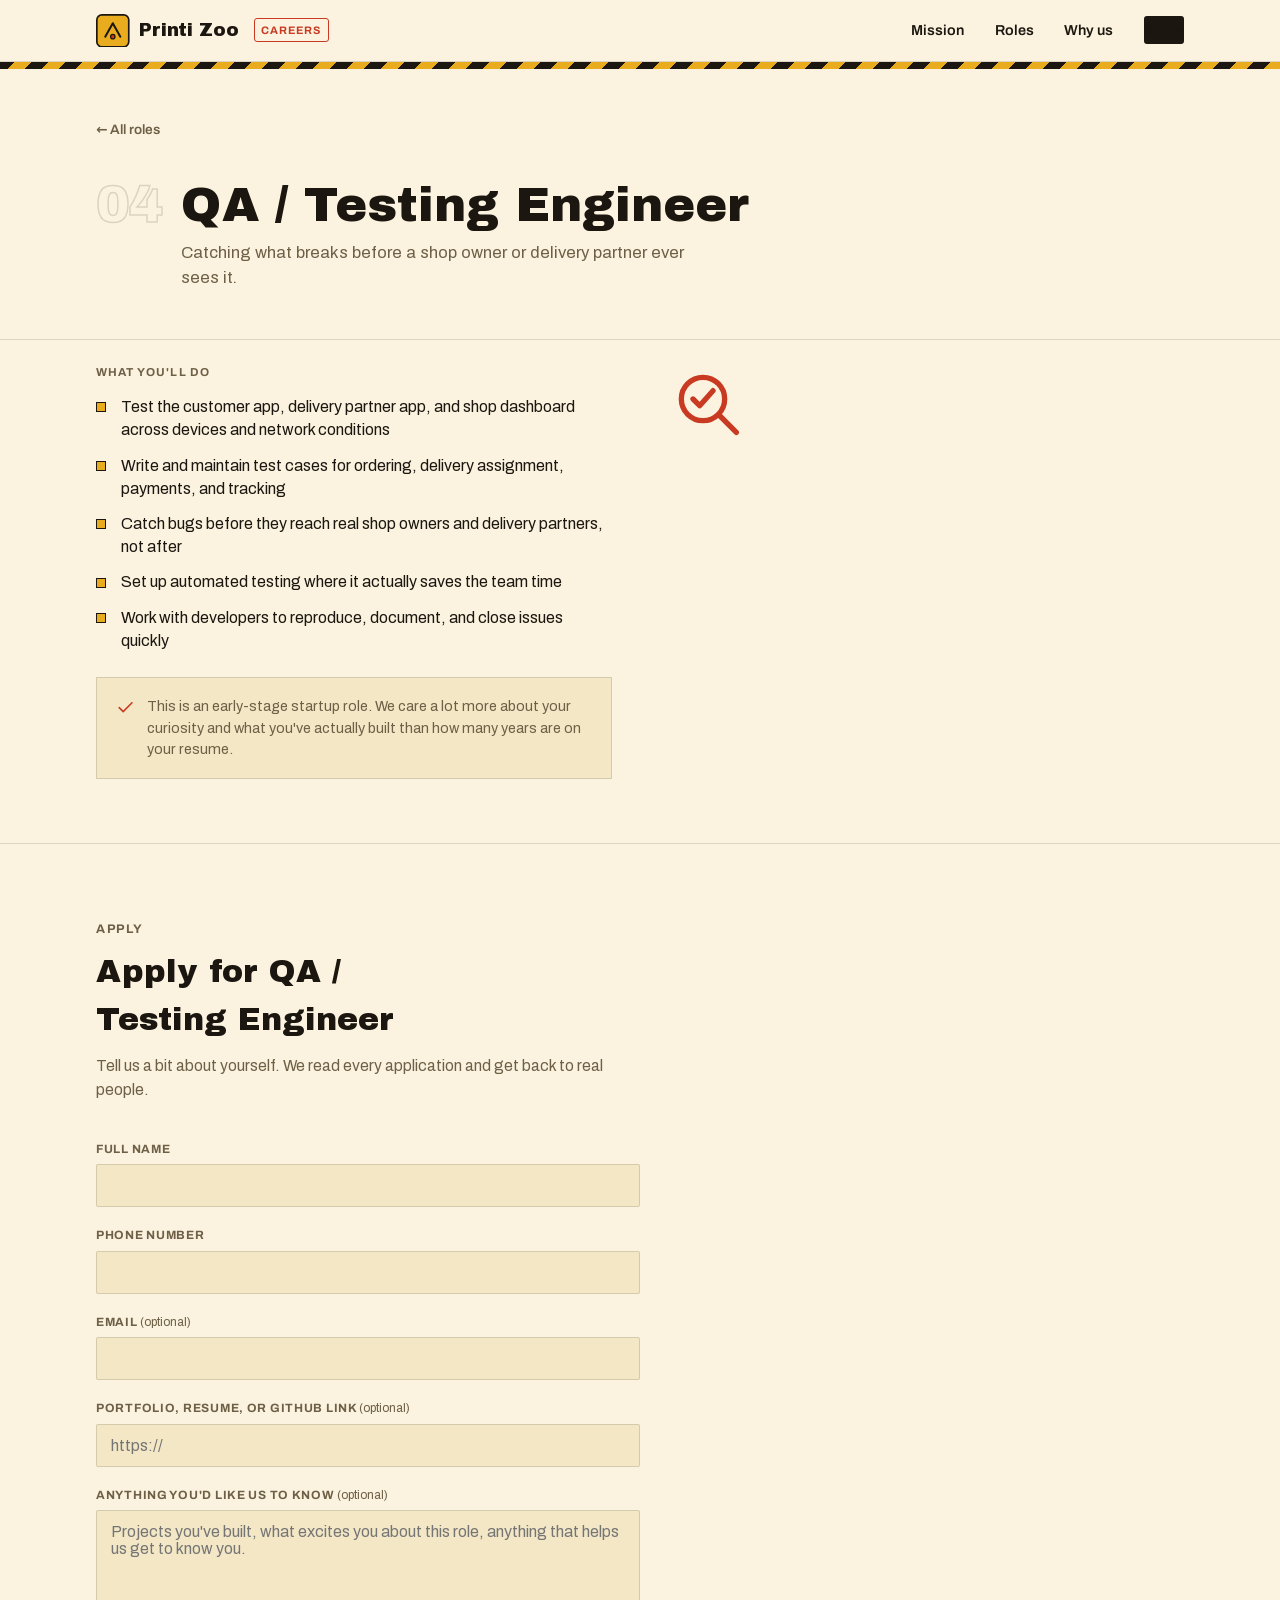
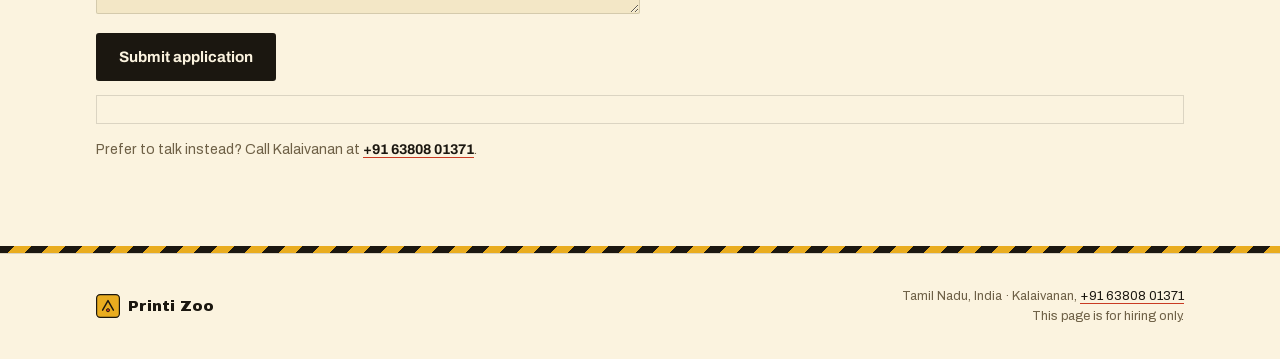
<file: roles/qa-testing-engineer.html>
<!doctype html>
<html lang="en">
<head>
<meta charset="utf-8">
<meta name="viewport" content="width=device-width, initial-scale=1">
<title>QA / Testing Engineer at Printi Zoo</title>
<link rel="stylesheet" href="../assets/fonts.css">
<link rel="stylesheet" href="../assets/style.css">
</head>
<body>

<header class="site">
  <div class="wrap nav">
    <a class="brand" href="../index.html" aria-label="Printi Zoo home">
      <svg class="brand-mark" viewBox="0 0 40 40" fill="none" xmlns="http://www.w3.org/2000/svg" aria-hidden="true">
        <rect x="1" y="1" width="38" height="38" rx="6" fill="var(--yellow)" stroke="var(--ink)" stroke-width="2"/>
        <path d="M11 27 L20 11 L29 27" stroke="var(--ink)" stroke-width="2.4" fill="none" stroke-linecap="round" stroke-linejoin="round"/>
        <circle cx="20" cy="27" r="2.6" fill="var(--red)" stroke="var(--ink)" stroke-width="1.5"/>
      </svg>
      <span class="brand-word">Printi Zoo</span>
      <span class="brand-tag">Careers</span>
    </a>
    <button class="nav-toggle" type="button" aria-expanded="false" aria-controls="nav-panel" aria-label="Toggle menu">
      <svg class="icon-open" viewBox="0 0 24 24" fill="none" stroke="currentColor" stroke-width="2" stroke-linecap="round"><line x1="3" y1="6" x2="21" y2="6"/><line x1="3" y1="12" x2="21" y2="12"/><line x1="3" y1="18" x2="21" y2="18"/></svg>
      <svg class="icon-close" viewBox="0 0 24 24" fill="none" stroke="currentColor" stroke-width="2" stroke-linecap="round"><line x1="6" y1="6" x2="18" y2="18"/><line x1="18" y1="6" x2="6" y2="18"/></svg>
    </button>
    <nav class="links" id="nav-panel">
      <a href="../index.html#mission">Mission</a>
      <a href="../index.html#roles">Roles</a>
      <a href="../index.html#why">Why us</a>
      <a class="nav-cta" href="#apply">Apply</a>
    </nav>
  </div>
</header>

<div class="stripe" role="presentation"></div>

<main>
  <section class="role-detail-hero">
    <div class="wrap">
      <a class="back-link" href="../index.html#roles">&larr; All roles</a>
      <div class="role-detail-top">
        <div class="role-num">04</div>
        <div class="role-detail-title">
          <h1>QA / Testing Engineer</h1>
          <p class="role-kicker">Catching what breaks before a shop owner or delivery partner ever sees it.</p>
        </div>
      </div>
    </div>
  </section>

  <section class="role-detail-body">
    <div class="wrap role-detail-grid">
      <div>
        <h3 style="font-size:0.72rem;font-weight:700;letter-spacing:0.1em;text-transform:uppercase;color:var(--ink-soft);margin:0 0 0.9rem;">What you'll do</h3>
        <ul class="role-list">
          <li>Test the customer app, delivery partner app, and shop dashboard across devices and network conditions</li>
          <li>Write and maintain test cases for ordering, delivery assignment, payments, and tracking</li>
          <li>Catch bugs before they reach real shop owners and delivery partners, not after</li>
          <li>Set up automated testing where it actually saves the team time</li>
          <li>Work with developers to reproduce, document, and close issues quickly</li>
        </ul>
        <div class="role-detail-badge">
          <svg viewBox="0 0 24 24" fill="none" stroke="currentColor" stroke-width="2" stroke-linecap="round" stroke-linejoin="round"><path d="M20 6 9 17l-5-5"/></svg>
          <p>This is an early-stage startup role. We care a lot more about your curiosity and what you've actually built than how many years are on your resume.</p>
        </div>
      </div>
      <div class="role-detail-icon" aria-hidden="true">
        <svg viewBox="0 0 24 24" fill="none" stroke="currentColor" stroke-width="1.6" stroke-linecap="round" stroke-linejoin="round">
        <circle cx="10.5" cy="10.5" r="6.5"/>
        <line x1="15.3" y1="15.3" x2="20.5" y2="20.5"/>
        <path d="M7.5 10.5 L9.5 12.5 L13.5 8"/>
      </svg>
      </div>
    </div>
  </section>

  <section class="apply-section" id="apply">
    <div class="wrap">
      <div class="apply-head">
        <span class="eyebrow">Apply</span>
        <h2>Apply for QA / Testing Engineer</h2>
        <p>Tell us a bit about yourself. We read every application and get back to real people.</p>
      </div>

      <div class="apply-form-wrap">
        <form class="apply-form" data-apply-form="qa-testing-engineer">
          <div class="field">
            <label for="name-qa-testing-engineer">Full name</label>
            <input type="text" id="name-qa-testing-engineer" name="name" required autocomplete="name">
          </div>
          <div class="field">
            <label for="phone-qa-testing-engineer">Phone number</label>
            <input type="tel" id="phone-qa-testing-engineer" name="phone" required autocomplete="tel">
          </div>
          <div class="field">
            <label for="email-qa-testing-engineer">Email <span class="optional">(optional)</span></label>
            <input type="email" id="email-qa-testing-engineer" name="email" autocomplete="email">
          </div>
          <div class="field">
            <label for="portfolio-qa-testing-engineer">Portfolio, resume, or GitHub link <span class="optional">(optional)</span></label>
            <input type="url" id="portfolio-qa-testing-engineer" name="portfolio" placeholder="https://">
          </div>
          <div class="field">
            <label for="message-qa-testing-engineer">Anything you'd like us to know <span class="optional">(optional)</span></label>
            <textarea id="message-qa-testing-engineer" name="message" placeholder="Projects you've built, what excites you about this role, anything that helps us get to know you."></textarea>
          </div>
          <div class="apply-actions">
            <button type="submit" class="btn btn-primary">Submit application</button>
          </div>
        </form>
        <p class="form-status" data-form-status role="status" aria-live="polite" hidden></p>
      </div>

      <p class="apply-alt">Prefer to talk instead? Call Kalaivanan at <a href="tel:+916380801371">+91 63808 01371</a>.</p>
    </div>
  </section>
</main>

<div class="stripe" role="presentation"></div>

<footer class="site">
  <div class="wrap foot-grid">
    <div class="foot-brand">
      <svg class="brand-mark" viewBox="0 0 40 40" fill="none" xmlns="http://www.w3.org/2000/svg" aria-hidden="true">
        <rect x="1" y="1" width="38" height="38" rx="6" fill="var(--yellow)" stroke="var(--ink)" stroke-width="2"/>
        <path d="M11 27 L20 11 L29 27" stroke="var(--ink)" stroke-width="2.4" fill="none" stroke-linecap="round" stroke-linejoin="round"/>
        <circle cx="20" cy="27" r="2.6" fill="var(--red)" stroke="var(--ink)" stroke-width="1.5"/>
      </svg>
      <span>Printi Zoo</span>
    </div>
    <div class="foot-meta">Tamil Nadu, India &middot; Kalaivanan, <a href="tel:+916380801371">+91 63808 01371</a><br>This page is for hiring only.</div>
  </div>
</footer>

<script src="../assets/site.js"></script>
</body>
</html>
</file>
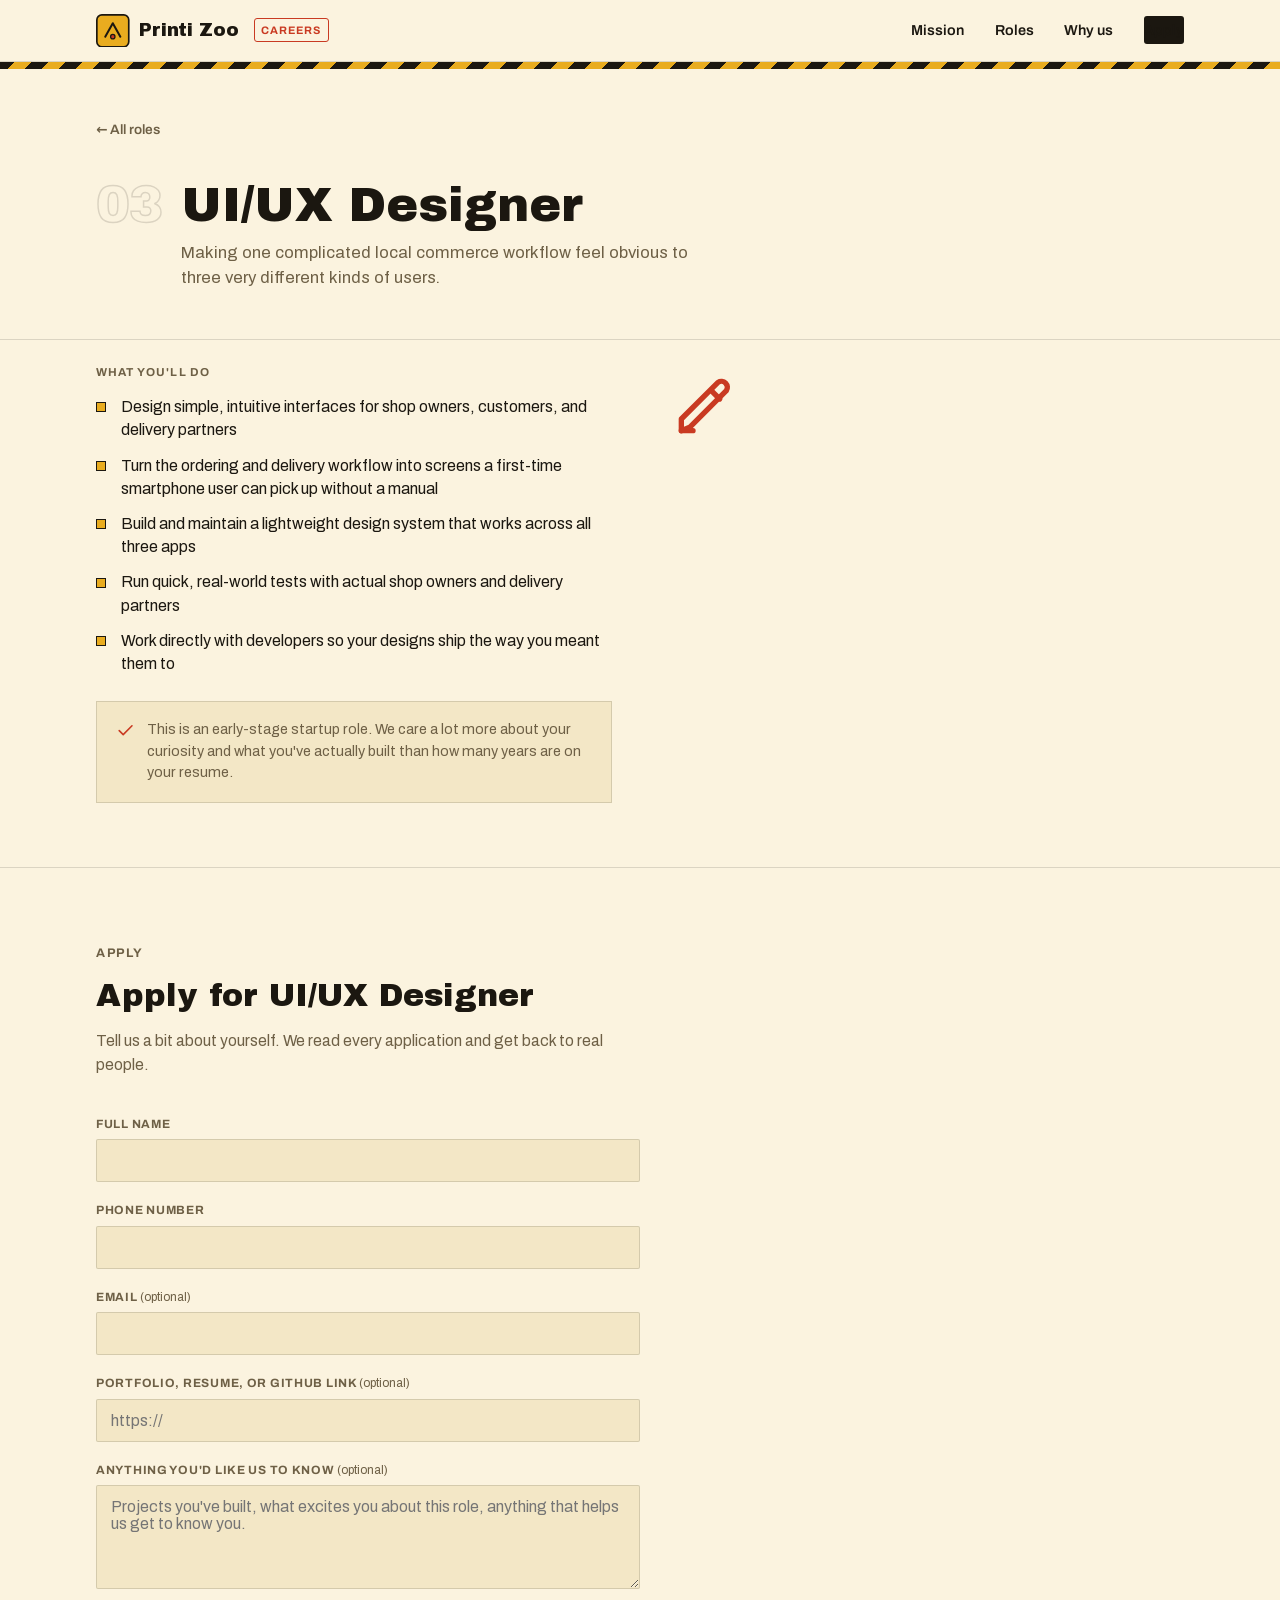
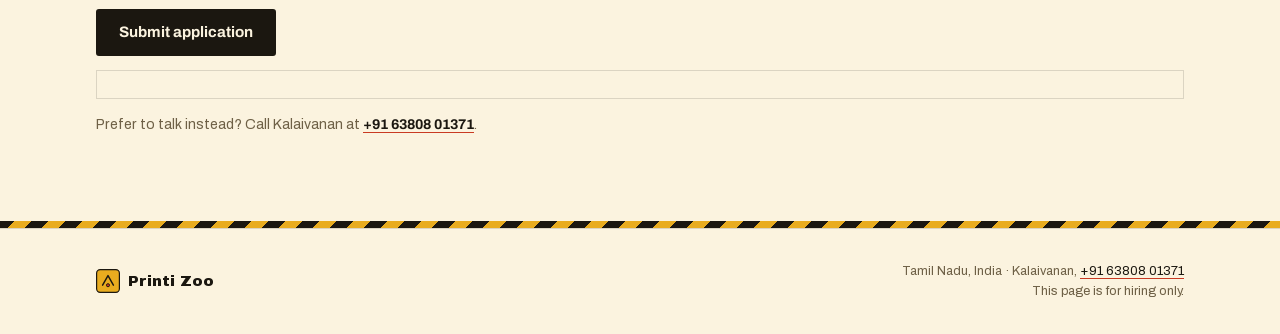
<file: roles/ui-ux-designer.html>
<!doctype html>
<html lang="en">
<head>
<meta charset="utf-8">
<meta name="viewport" content="width=device-width, initial-scale=1">
<title>UI/UX Designer at Printi Zoo</title>
<link rel="stylesheet" href="../assets/fonts.css">
<link rel="stylesheet" href="../assets/style.css">
</head>
<body>

<header class="site">
  <div class="wrap nav">
    <a class="brand" href="../index.html" aria-label="Printi Zoo home">
      <svg class="brand-mark" viewBox="0 0 40 40" fill="none" xmlns="http://www.w3.org/2000/svg" aria-hidden="true">
        <rect x="1" y="1" width="38" height="38" rx="6" fill="var(--yellow)" stroke="var(--ink)" stroke-width="2"/>
        <path d="M11 27 L20 11 L29 27" stroke="var(--ink)" stroke-width="2.4" fill="none" stroke-linecap="round" stroke-linejoin="round"/>
        <circle cx="20" cy="27" r="2.6" fill="var(--red)" stroke="var(--ink)" stroke-width="1.5"/>
      </svg>
      <span class="brand-word">Printi Zoo</span>
      <span class="brand-tag">Careers</span>
    </a>
    <button class="nav-toggle" type="button" aria-expanded="false" aria-controls="nav-panel" aria-label="Toggle menu">
      <svg class="icon-open" viewBox="0 0 24 24" fill="none" stroke="currentColor" stroke-width="2" stroke-linecap="round"><line x1="3" y1="6" x2="21" y2="6"/><line x1="3" y1="12" x2="21" y2="12"/><line x1="3" y1="18" x2="21" y2="18"/></svg>
      <svg class="icon-close" viewBox="0 0 24 24" fill="none" stroke="currentColor" stroke-width="2" stroke-linecap="round"><line x1="6" y1="6" x2="18" y2="18"/><line x1="18" y1="6" x2="6" y2="18"/></svg>
    </button>
    <nav class="links" id="nav-panel">
      <a href="../index.html#mission">Mission</a>
      <a href="../index.html#roles">Roles</a>
      <a href="../index.html#why">Why us</a>
      <a class="nav-cta" href="#apply">Apply</a>
    </nav>
  </div>
</header>

<div class="stripe" role="presentation"></div>

<main>
  <section class="role-detail-hero">
    <div class="wrap">
      <a class="back-link" href="../index.html#roles">&larr; All roles</a>
      <div class="role-detail-top">
        <div class="role-num">03</div>
        <div class="role-detail-title">
          <h1>UI/UX Designer</h1>
          <p class="role-kicker">Making one complicated local commerce workflow feel obvious to three very different kinds of users.</p>
        </div>
      </div>
    </div>
  </section>

  <section class="role-detail-body">
    <div class="wrap role-detail-grid">
      <div>
        <h3 style="font-size:0.72rem;font-weight:700;letter-spacing:0.1em;text-transform:uppercase;color:var(--ink-soft);margin:0 0 0.9rem;">What you'll do</h3>
        <ul class="role-list">
          <li>Design simple, intuitive interfaces for shop owners, customers, and delivery partners</li>
          <li>Turn the ordering and delivery workflow into screens a first-time smartphone user can pick up without a manual</li>
          <li>Build and maintain a lightweight design system that works across all three apps</li>
          <li>Run quick, real-world tests with actual shop owners and delivery partners</li>
          <li>Work directly with developers so your designs ship the way you meant them to</li>
        </ul>
        <div class="role-detail-badge">
          <svg viewBox="0 0 24 24" fill="none" stroke="currentColor" stroke-width="2" stroke-linecap="round" stroke-linejoin="round"><path d="M20 6 9 17l-5-5"/></svg>
          <p>This is an early-stage startup role. We care a lot more about your curiosity and what you've actually built than how many years are on your resume.</p>
        </div>
      </div>
      <div class="role-detail-icon" aria-hidden="true">
        <svg viewBox="0 0 24 24" fill="none" stroke="currentColor" stroke-width="1.6" stroke-linecap="round" stroke-linejoin="round">
        <path d="M4 20 L4 16.5 L15 5.5 a1.8 1.8 0 0 1 2.5 2.5 L6.5 19 Z"/>
        <path d="M13 8 L15.5 10.5"/>
        <line x1="4" y1="20" x2="7.5" y2="20"/>
      </svg>
      </div>
    </div>
  </section>

  <section class="apply-section" id="apply">
    <div class="wrap">
      <div class="apply-head">
        <span class="eyebrow">Apply</span>
        <h2>Apply for UI/UX Designer</h2>
        <p>Tell us a bit about yourself. We read every application and get back to real people.</p>
      </div>

      <div class="apply-form-wrap">
        <form class="apply-form" data-apply-form="ui-ux-designer">
          <div class="field">
            <label for="name-ui-ux-designer">Full name</label>
            <input type="text" id="name-ui-ux-designer" name="name" required autocomplete="name">
          </div>
          <div class="field">
            <label for="phone-ui-ux-designer">Phone number</label>
            <input type="tel" id="phone-ui-ux-designer" name="phone" required autocomplete="tel">
          </div>
          <div class="field">
            <label for="email-ui-ux-designer">Email <span class="optional">(optional)</span></label>
            <input type="email" id="email-ui-ux-designer" name="email" autocomplete="email">
          </div>
          <div class="field">
            <label for="portfolio-ui-ux-designer">Portfolio, resume, or GitHub link <span class="optional">(optional)</span></label>
            <input type="url" id="portfolio-ui-ux-designer" name="portfolio" placeholder="https://">
          </div>
          <div class="field">
            <label for="message-ui-ux-designer">Anything you'd like us to know <span class="optional">(optional)</span></label>
            <textarea id="message-ui-ux-designer" name="message" placeholder="Projects you've built, what excites you about this role, anything that helps us get to know you."></textarea>
          </div>
          <div class="apply-actions">
            <button type="submit" class="btn btn-primary">Submit application</button>
          </div>
        </form>
        <p class="form-status" data-form-status role="status" aria-live="polite" hidden></p>
      </div>

      <p class="apply-alt">Prefer to talk instead? Call Kalaivanan at <a href="tel:+916380801371">+91 63808 01371</a>.</p>
    </div>
  </section>
</main>

<div class="stripe" role="presentation"></div>

<footer class="site">
  <div class="wrap foot-grid">
    <div class="foot-brand">
      <svg class="brand-mark" viewBox="0 0 40 40" fill="none" xmlns="http://www.w3.org/2000/svg" aria-hidden="true">
        <rect x="1" y="1" width="38" height="38" rx="6" fill="var(--yellow)" stroke="var(--ink)" stroke-width="2"/>
        <path d="M11 27 L20 11 L29 27" stroke="var(--ink)" stroke-width="2.4" fill="none" stroke-linecap="round" stroke-linejoin="round"/>
        <circle cx="20" cy="27" r="2.6" fill="var(--red)" stroke="var(--ink)" stroke-width="1.5"/>
      </svg>
      <span>Printi Zoo</span>
    </div>
    <div class="foot-meta">Tamil Nadu, India &middot; Kalaivanan, <a href="tel:+916380801371">+91 63808 01371</a><br>This page is for hiring only.</div>
  </div>
</footer>

<script src="../assets/site.js"></script>
</body>
</html>
</file>
<file: assets/fonts.css>
@font-face {
  font-family: 'Archivo Black';
  font-style: normal;
  font-weight: 900;
  font-display: swap;
  src: url([data-uri]) format('woff2');
}
@font-face {
  font-family: 'Archivo';
  font-style: normal;
  font-weight: 400;
  font-display: swap;
  src: url([data-uri]) format('woff2');
}
@font-face {
  font-family: 'Archivo';
  font-style: normal;
  font-weight: 600;
  font-display: swap;
  src: url([data-uri]) format('woff2');
}
@font-face {
  font-family: 'Archivo';
  font-style: normal;
  font-weight: 700;
  font-display: swap;
  src: url([data-uri]) format('woff2');
}
</file>
<file: assets/style.css>
:root {
  --paper: #FBF3DF;
  --surface: #F3E7C6;
  --surface-2: #ECDCAF;
  --ink: #1B1710;
  --ink-soft: #6E6046;
  --line: rgba(27, 23, 16, 0.14);
  --yellow: #E9AC1F;
  --yellow-ink: #4A3600;
  --red: #C93A22;
  --success: #2F7D4F;
  --focus: #1B1710;
  --stripe-a: #E9AC1F;
  --stripe-b: #1B1710;
  --band-bg: #1B1710;
  --band-ink: #F3EBD8;
  --band-ink-soft: rgba(243, 235, 216, 0.72);
  --band-yellow: #F4BB2E;
  color-scheme: light;
}

@media (prefers-color-scheme: dark) {
  :root:not([data-theme="light"]) {
    --paper: #15120C;
    --surface: #1E1910;
    --surface-2: #272014;
    --ink: #F3EBD8;
    --ink-soft: #B9AB8C;
    --line: rgba(243, 235, 216, 0.14);
    --yellow: #F4BB2E;
    --red: #FF5B3D;
    --success: #57C97F;
    --focus: #F4BB2E;
    --stripe-a: #F4BB2E;
    --stripe-b: #15120C;
    color-scheme: dark;
  }
}

:root[data-theme="dark"] {
  --paper: #15120C;
  --surface: #1E1910;
  --surface-2: #272014;
  --ink: #F3EBD8;
  --ink-soft: #B9AB8C;
  --line: rgba(243, 235, 216, 0.14);
  --yellow: #F4BB2E;
  --red: #FF5B3D;
  --success: #57C97F;
  --focus: #F4BB2E;
  --stripe-a: #F4BB2E;
  --stripe-b: #15120C;
  color-scheme: dark;
}

* { box-sizing: border-box; }

html { scroll-behavior: smooth; }
@media (prefers-reduced-motion: reduce) {
  html { scroll-behavior: auto; }
}

body {
  margin: 0;
  background: var(--paper);
  color: var(--ink);
  font-family: 'Archivo', ui-sans-serif, system-ui, sans-serif;
  font-weight: 400;
  line-height: 1.5;
  -webkit-font-smoothing: antialiased;
}

img, svg { display: block; max-width: 100%; }
a { color: inherit; }
::selection { background: var(--yellow); color: var(--yellow-ink); }

:focus-visible {
  outline: 3px solid var(--focus);
  outline-offset: 3px;
}

.wrap {
  width: 100%;
  max-width: 74rem;
  margin: 0 auto;
  padding-left: clamp(1.25rem, 4vw, 3rem);
  padding-right: clamp(1.25rem, 4vw, 3rem);
}

.eyebrow {
  display: inline-block;
  font-weight: 700;
  font-size: 0.78rem;
  letter-spacing: 0.14em;
  text-transform: uppercase;
  color: var(--ink-soft);
}

.stripe {
  height: 7px;
  background: repeating-linear-gradient(
    -45deg,
    var(--stripe-a) 0px, var(--stripe-a) 12px,
    var(--stripe-b) 12px, var(--stripe-b) 24px
  );
}

/* ---------- Header ---------- */

header.site {
  position: sticky;
  top: 0;
  z-index: 40;
  background: var(--paper);
  border-bottom: 1px solid var(--line);
}

.nav {
  display: flex;
  align-items: center;
  justify-content: space-between;
  gap: 1rem;
  padding-top: 0.85rem;
  padding-bottom: 0.85rem;
}

.brand {
  display: flex;
  align-items: center;
  gap: 0.6rem;
  text-decoration: none;
}

.brand-mark { width: 2.1rem; height: 2.1rem; flex: none; }

.brand-word {
  font-family: 'Archivo Black', 'Archivo', sans-serif;
  font-size: 1.15rem;
  letter-spacing: -0.01em;
}

.brand-tag {
  font-family: 'Archivo', sans-serif;
  font-weight: 700;
  font-size: 0.68rem;
  letter-spacing: 0.1em;
  text-transform: uppercase;
  color: var(--red);
  border: 1.5px solid var(--red);
  border-radius: 3px;
  padding: 0.18rem 0.4rem;
  margin-left: 0.35rem;
  white-space: nowrap;
}

nav.links {
  display: flex;
  align-items: center;
  gap: clamp(1rem, 2.4vw, 2rem);
}

nav.links a {
  text-decoration: none;
  font-weight: 600;
  font-size: 0.9rem;
  color: var(--ink);
  position: relative;
  padding: 0.2rem 0;
}

nav.links a::after {
  content: "";
  position: absolute;
  left: 0; right: 100%;
  bottom: -2px;
  height: 2px;
  background: var(--red);
  transition: right 0.18s ease;
}
@media (prefers-reduced-motion: reduce) {
  nav.links a::after { transition: none; }
}
nav.links a:hover::after { right: 0; }

.nav-cta {
  display: inline-flex;
  align-items: center;
  gap: 0.4rem;
  background: var(--ink);
  color: var(--paper);
  font-weight: 700;
  font-size: 0.85rem;
  text-decoration: none;
  padding: 0.5rem 0.85rem;
  border-radius: 3px;
}

.nav-toggle {
  display: none;
  align-items: center;
  justify-content: center;
  width: 2.75rem;
  height: 2.75rem;
  padding: 0;
  border: 1.5px solid var(--line);
  border-radius: 3px;
  background: transparent;
  color: var(--ink);
  flex: none;
}
.nav-toggle svg { width: 1.35rem; height: 1.35rem; }
.nav-toggle .icon-close { display: none; }
.nav-toggle[aria-expanded="true"] .icon-open { display: none; }
.nav-toggle[aria-expanded="true"] .icon-close { display: block; }

@media (max-width: 720px) {
  .nav { flex-wrap: wrap; }
  .nav-toggle { display: inline-flex; }

  nav.links {
    display: none;
    flex-direction: column;
    align-items: stretch;
    gap: 0;
    width: 100%;
    order: 3;
    margin-top: 0.85rem;
    padding-top: 0.75rem;
    border-top: 1px solid var(--line);
  }
  nav.links[data-open="true"] { display: flex; }

  nav.links a {
    padding: 0.9rem 0.15rem;
    font-size: 1rem;
    border-bottom: 1px solid var(--line);
  }
  nav.links a::after { display: none; }

  .nav-cta {
    justify-content: center;
    margin-top: 0.75rem;
    padding: 0.85rem;
  }
}

/* ---------- Hero ---------- */

.hero {
  position: relative;
  padding-top: clamp(3rem, 8vw, 5.5rem);
  padding-bottom: clamp(2.5rem, 6vw, 4rem);
  overflow: hidden;
}

.hero-grid {
  display: grid;
  grid-template-columns: 1.1fr 0.9fr;
  gap: clamp(2rem, 5vw, 3.5rem);
  align-items: center;
}
@media (max-width: 860px) {
  .hero-grid { grid-template-columns: 1fr; }
}

.hero .eyebrow { display: block; margin-bottom: 0.9rem; }

h1.headline {
  font-family: 'Archivo Black', sans-serif;
  font-weight: 900;
  font-size: clamp(2.4rem, 5.6vw, 4rem);
  line-height: 1.03;
  letter-spacing: -0.01em;
  margin: 0 0 1.1rem;
  text-wrap: balance;
}
h1.headline .hl { color: var(--red); }

.hero-sub {
  font-size: clamp(1.02rem, 1.6vw, 1.18rem);
  color: var(--ink-soft);
  max-width: 34rem;
  margin: 0 0 1.9rem;
  text-wrap: pretty;
}

.hero-ctas {
  display: flex;
  flex-wrap: wrap;
  gap: 0.9rem;
  align-items: center;
}

.btn {
  display: inline-flex;
  align-items: center;
  gap: 0.5rem;
  font-weight: 700;
  font-size: 0.95rem;
  text-decoration: none;
  padding: 0.85rem 1.3rem;
  border-radius: 3px;
  border: 2px solid var(--ink);
  cursor: pointer;
  font-family: inherit;
}
.btn-primary { background: var(--ink); color: var(--paper); }
.btn-ghost { background: transparent; color: var(--ink); }
.btn:disabled { opacity: 0.55; cursor: not-allowed; }

/* route illustration */
.route-svg { width: 100%; height: auto; }
.route-line {
  fill: none; stroke: var(--ink); stroke-width: 2.5;
  stroke-linecap: round; stroke-dasharray: 4 10;
}
.route-path {
  fill: none; stroke: var(--red); stroke-width: 3;
  stroke-linecap: round; stroke-dasharray: 620; stroke-dashoffset: 620;
}
@media not (prefers-reduced-motion: reduce) {
  .route-path { animation: draw 2.6s 0.3s cubic-bezier(.65,0,.35,1) forwards; }
}
@media (prefers-reduced-motion: reduce) {
  .route-path { stroke-dashoffset: 0; }
}
@keyframes draw { to { stroke-dashoffset: 0; } }
.route-stop { fill: var(--paper); stroke: var(--ink); stroke-width: 2.5; }
.route-stop-hub { fill: var(--yellow); stroke: var(--ink); stroke-width: 2.5; }
.route-label {
  font-family: 'Archivo', sans-serif;
  font-weight: 700; font-size: 9px; letter-spacing: 0.04em;
  fill: var(--ink-soft); text-transform: uppercase;
}

/* ---------- About / mission ---------- */

.about { padding-top: clamp(3rem, 7vw, 5rem); padding-bottom: clamp(3rem, 7vw, 5rem); }

.about-grid {
  display: grid;
  grid-template-columns: 0.6fr 1.4fr;
  gap: clamp(1.5rem, 4vw, 3rem);
}
@media (max-width: 760px) { .about-grid { grid-template-columns: 1fr; } }

.about-head h2 {
  font-family: 'Archivo Black', sans-serif;
  font-size: clamp(1.5rem, 2.6vw, 2rem);
  margin: 0.5rem 0 0;
  text-wrap: balance;
}

.about-body p {
  font-size: 1.02rem;
  color: var(--ink);
  max-width: 42rem;
  margin: 0 0 1.15rem;
}
.about-body p:last-child { margin-bottom: 0; }
.about-body strong { color: var(--red); font-weight: 700; }

/* ---------- Roles (list) ---------- */

.roles { padding-top: clamp(3rem, 7vw, 5rem); padding-bottom: clamp(1rem, 4vw, 2rem); }

.roles-head {
  display: flex;
  align-items: flex-end;
  justify-content: space-between;
  gap: 1.5rem;
  flex-wrap: wrap;
  margin-bottom: clamp(2rem, 5vw, 3rem);
}

.roles-head h2 {
  font-family: 'Archivo Black', sans-serif;
  font-size: clamp(1.7rem, 3.2vw, 2.4rem);
  margin: 0.5rem 0 0;
  text-wrap: balance;
}

.roles-count {
  font-size: 0.85rem;
  color: var(--ink-soft);
  max-width: 20rem;
  text-align: right;
}
@media (max-width: 640px) { .roles-count { text-align: left; } }

.role {
  border-top: 1px solid var(--line);
  padding: clamp(1.8rem, 4vw, 2.6rem) 0;
  display: grid;
  grid-template-columns: 5.5rem 1fr 1.15fr;
  gap: clamp(1.2rem, 3vw, 2.2rem);
}
.role:last-of-type { border-bottom: 1px solid var(--line); }
@media (max-width: 880px) { .role { grid-template-columns: 1fr; gap: 1rem; } }

.role-num {
  font-family: 'Archivo Black', sans-serif;
  font-size: 2.6rem;
  line-height: 1;
  color: transparent;
  -webkit-text-stroke: 1.5px var(--line);
  letter-spacing: -0.02em;
}
@media (max-width: 880px) {
  .role-num { font-size: 1.6rem; -webkit-text-stroke: 1.2px var(--line); }
}

.role-intro { min-width: 0; }

.role-icon { width: 2.5rem; height: 2.5rem; margin-bottom: 0.9rem; color: var(--red); }
.role-icon svg { width: 100%; height: 100%; }

.role-title {
  font-family: 'Archivo Black', sans-serif;
  font-size: clamp(1.15rem, 1.8vw, 1.4rem);
  line-height: 1.15;
  margin: 0 0 0.5rem;
  text-wrap: balance;
}

.role-kicker {
  font-size: 0.88rem;
  color: var(--ink-soft);
  margin: 0;
  max-width: 22rem;
}

.role-body h3 {
  font-size: 0.72rem;
  font-weight: 700;
  letter-spacing: 0.1em;
  text-transform: uppercase;
  color: var(--ink-soft);
  margin: 0 0 0.9rem;
}

.role-list {
  list-style: none;
  margin: 0 0 1.3rem;
  padding: 0;
  display: grid;
  gap: 0.55rem;
}
.role-list li {
  display: grid;
  grid-template-columns: 1rem 1fr;
  gap: 0.55rem;
  font-size: 0.94rem;
  line-height: 1.45;
}
.role-list li::before {
  content: "";
  width: 0.5rem;
  height: 0.5rem;
  margin-top: 0.45rem;
  background: var(--yellow);
  border: 1.5px solid var(--ink);
}

.role-foot {
  display: flex;
  align-items: center;
  justify-content: space-between;
  flex-wrap: wrap;
  gap: 0.9rem;
  border-top: 1px dashed var(--line);
  padding-top: 1rem;
}

.role-badge {
  display: flex;
  align-items: flex-start;
  gap: 0.5rem;
  font-size: 0.82rem;
  color: var(--ink-soft);
  max-width: 22rem;
  margin: 0;
}
.role-badge svg { width: 1rem; height: 1rem; flex: none; margin-top: 0.15rem; color: var(--red); }

.role-apply {
  display: inline-flex;
  align-items: center;
  gap: 0.4rem;
  text-decoration: none;
  font-weight: 700;
  font-size: 0.88rem;
  color: var(--ink);
  white-space: nowrap;
  padding-bottom: 0.15rem;
  border-bottom: 2px solid var(--red);
}

/* ---------- Why us ---------- */

.why {
  background: var(--band-bg);
  color: var(--band-ink);
  padding-top: clamp(3rem, 7vw, 5rem);
  padding-bottom: clamp(3rem, 7vw, 5rem);
  margin-top: clamp(3rem, 7vw, 5rem);
}
.why .eyebrow { color: var(--band-yellow); }

.why h2 {
  font-family: 'Archivo Black', sans-serif;
  font-size: clamp(1.7rem, 3.2vw, 2.4rem);
  margin: 0.5rem 0 2.4rem;
  max-width: 30rem;
  text-wrap: balance;
}

.why-grid {
  display: grid;
  grid-template-columns: repeat(4, 1fr);
  gap: clamp(1.5rem, 3vw, 2rem);
}
@media (max-width: 880px) { .why-grid { grid-template-columns: repeat(2, 1fr); } }
@media (max-width: 520px) { .why-grid { grid-template-columns: 1fr; } }

.why-item { border-top: 2px solid var(--band-yellow); padding-top: 1rem; }
.why-item h3 { font-family: 'Archivo', sans-serif; font-weight: 700; font-size: 1.02rem; margin: 0 0 0.5rem; }
.why-item p { font-size: 0.88rem; color: var(--band-ink-soft); margin: 0; line-height: 1.5; }

/* ---------- Contact (homepage closing section) ---------- */

.contact {
  padding-top: clamp(3rem, 7vw, 5rem);
  padding-bottom: clamp(3rem, 7vw, 5rem);
  text-align: center;
}
.contact h2 {
  font-family: 'Archivo Black', sans-serif;
  font-size: clamp(1.6rem, 3vw, 2.2rem);
  max-width: 30rem;
  margin: 0.6rem auto 1rem;
  text-wrap: balance;
}
.contact p { color: var(--ink-soft); max-width: 28rem; margin: 0 auto 1.8rem; }
.contact .hero-ctas { justify-content: center; }

/* ---------- Role detail page ---------- */

.role-detail-hero {
  padding-top: clamp(2.2rem, 5vw, 3rem);
  padding-bottom: clamp(2rem, 5vw, 3rem);
}

.back-link {
  display: inline-flex;
  align-items: center;
  gap: 0.4rem;
  text-decoration: none;
  font-weight: 600;
  font-size: 0.85rem;
  color: var(--ink-soft);
  margin-bottom: clamp(1.5rem, 4vw, 2.5rem);
}
.back-link:hover { color: var(--ink); }

.role-detail-top {
  display: flex;
  align-items: flex-start;
  gap: 1.2rem;
}
.role-detail-top .role-num { font-size: 3.2rem; }
@media (max-width: 480px) {
  .role-detail-top { flex-direction: column; gap: 0.3rem; }
  .role-detail-top .role-num { font-size: 2.1rem; }
}

.role-detail-title h1 {
  font-family: 'Archivo Black', sans-serif;
  font-size: clamp(2rem, 4.4vw, 3rem);
  line-height: 1.05;
  margin: 0 0 0.6rem;
  text-wrap: balance;
}

.role-detail-title .role-kicker { font-size: 1.05rem; max-width: 34rem; }

.role-detail-body {
  padding-top: clamp(1rem, 3vw, 1.5rem);
  padding-bottom: clamp(3rem, 6vw, 4rem);
  border-top: 1px solid var(--line);
}

.role-detail-grid {
  display: grid;
  grid-template-columns: 1fr 1fr;
  gap: clamp(2rem, 5vw, 3.5rem);
  align-items: start;
}
@media (max-width: 820px) { .role-detail-grid { grid-template-columns: 1fr; } }

.role-detail-grid .role-list { gap: 0.75rem; }
.role-detail-grid .role-list li { font-size: 1rem; }

.role-detail-badge {
  display: flex;
  gap: 0.7rem;
  background: var(--surface);
  border: 1px solid var(--line);
  padding: 1.1rem 1.2rem;
  margin-top: 1.6rem;
}
.role-detail-badge svg { width: 1.2rem; height: 1.2rem; flex: none; margin-top: 0.1rem; color: var(--red); }
.role-detail-badge p { margin: 0; font-size: 0.9rem; color: var(--ink-soft); }

.role-detail-icon { width: 5rem; height: 5rem; color: var(--red); }
.role-detail-icon svg { width: 100%; height: 100%; }
@media (max-width: 820px) { .role-detail-icon { display: none; } }

/* ---------- Apply form ---------- */

.apply-section {
  padding-top: clamp(3rem, 6vw, 4.5rem);
  padding-bottom: clamp(3rem, 6vw, 4.5rem);
  border-top: 1px solid var(--line);
}

.apply-head { max-width: 34rem; margin-bottom: clamp(1.8rem, 4vw, 2.4rem); }
.apply-head h2 {
  font-family: 'Archivo Black', sans-serif;
  font-size: clamp(1.5rem, 2.8vw, 2rem);
  margin: 0.5rem 0 0.6rem;
  text-wrap: balance;
}
.apply-head p { color: var(--ink-soft); margin: 0; font-size: 0.98rem; }

.apply-form {
  max-width: 34rem;
  display: grid;
  gap: 1.2rem;
}

.field { display: grid; gap: 0.4rem; }

.field label {
  font-size: 0.75rem;
  font-weight: 700;
  letter-spacing: 0.06em;
  text-transform: uppercase;
  color: var(--ink-soft);
}
.field .optional { text-transform: none; font-weight: 400; letter-spacing: 0; }

.field input,
.field textarea {
  font-family: 'Archivo', sans-serif;
  font-size: 1rem;
  color: var(--ink);
  background: var(--surface);
  border: 1.5px solid var(--line);
  border-radius: 2px;
  padding: 0.75rem 0.85rem;
  width: 100%;
}
.field input:focus,
.field textarea:focus {
  border-color: var(--ink);
  outline: none;
}
.field textarea { resize: vertical; min-height: 6.5rem; font-family: inherit; }

.apply-actions {
  display: flex;
  align-items: center;
  gap: 1rem;
  flex-wrap: wrap;
}

.form-status {
  display: flex;
  align-items: flex-start;
  gap: 0.5rem;
  font-size: 0.9rem;
  padding: 0.85rem 1rem;
  border: 1.5px solid var(--line);
}
.form-status svg { width: 1.1rem; height: 1.1rem; flex: none; margin-top: 0.1rem; }
.form-status[data-state="success"] { border-color: var(--success); color: var(--success); }
.form-status[data-state="error"] { border-color: var(--red); color: var(--red); }

.apply-alt {
  font-size: 0.88rem;
  color: var(--ink-soft);
  margin-top: 0.4rem;
}
.apply-alt a { color: var(--ink); font-weight: 700; text-decoration: none; border-bottom: 1.5px solid var(--red); }

/* ---------- Footer ---------- */

footer.site { border-top: 1px solid var(--line); padding-top: 2rem; padding-bottom: 2rem; }
.foot-grid { display: flex; align-items: center; justify-content: space-between; flex-wrap: wrap; gap: 1rem; }
.foot-brand { display: flex; align-items: center; gap: 0.5rem; }
.foot-brand .brand-mark { width: 1.5rem; height: 1.5rem; }
.foot-brand span { font-family: 'Archivo Black', sans-serif; font-size: 0.95rem; }
.foot-meta { font-size: 0.8rem; color: var(--ink-soft); text-align: right; line-height: 1.6; }
.foot-meta a { color: var(--ink); text-decoration: none; border-bottom: 1.5px solid var(--red); }
@media (max-width: 560px) { .foot-meta { text-align: left; } }
</file>
